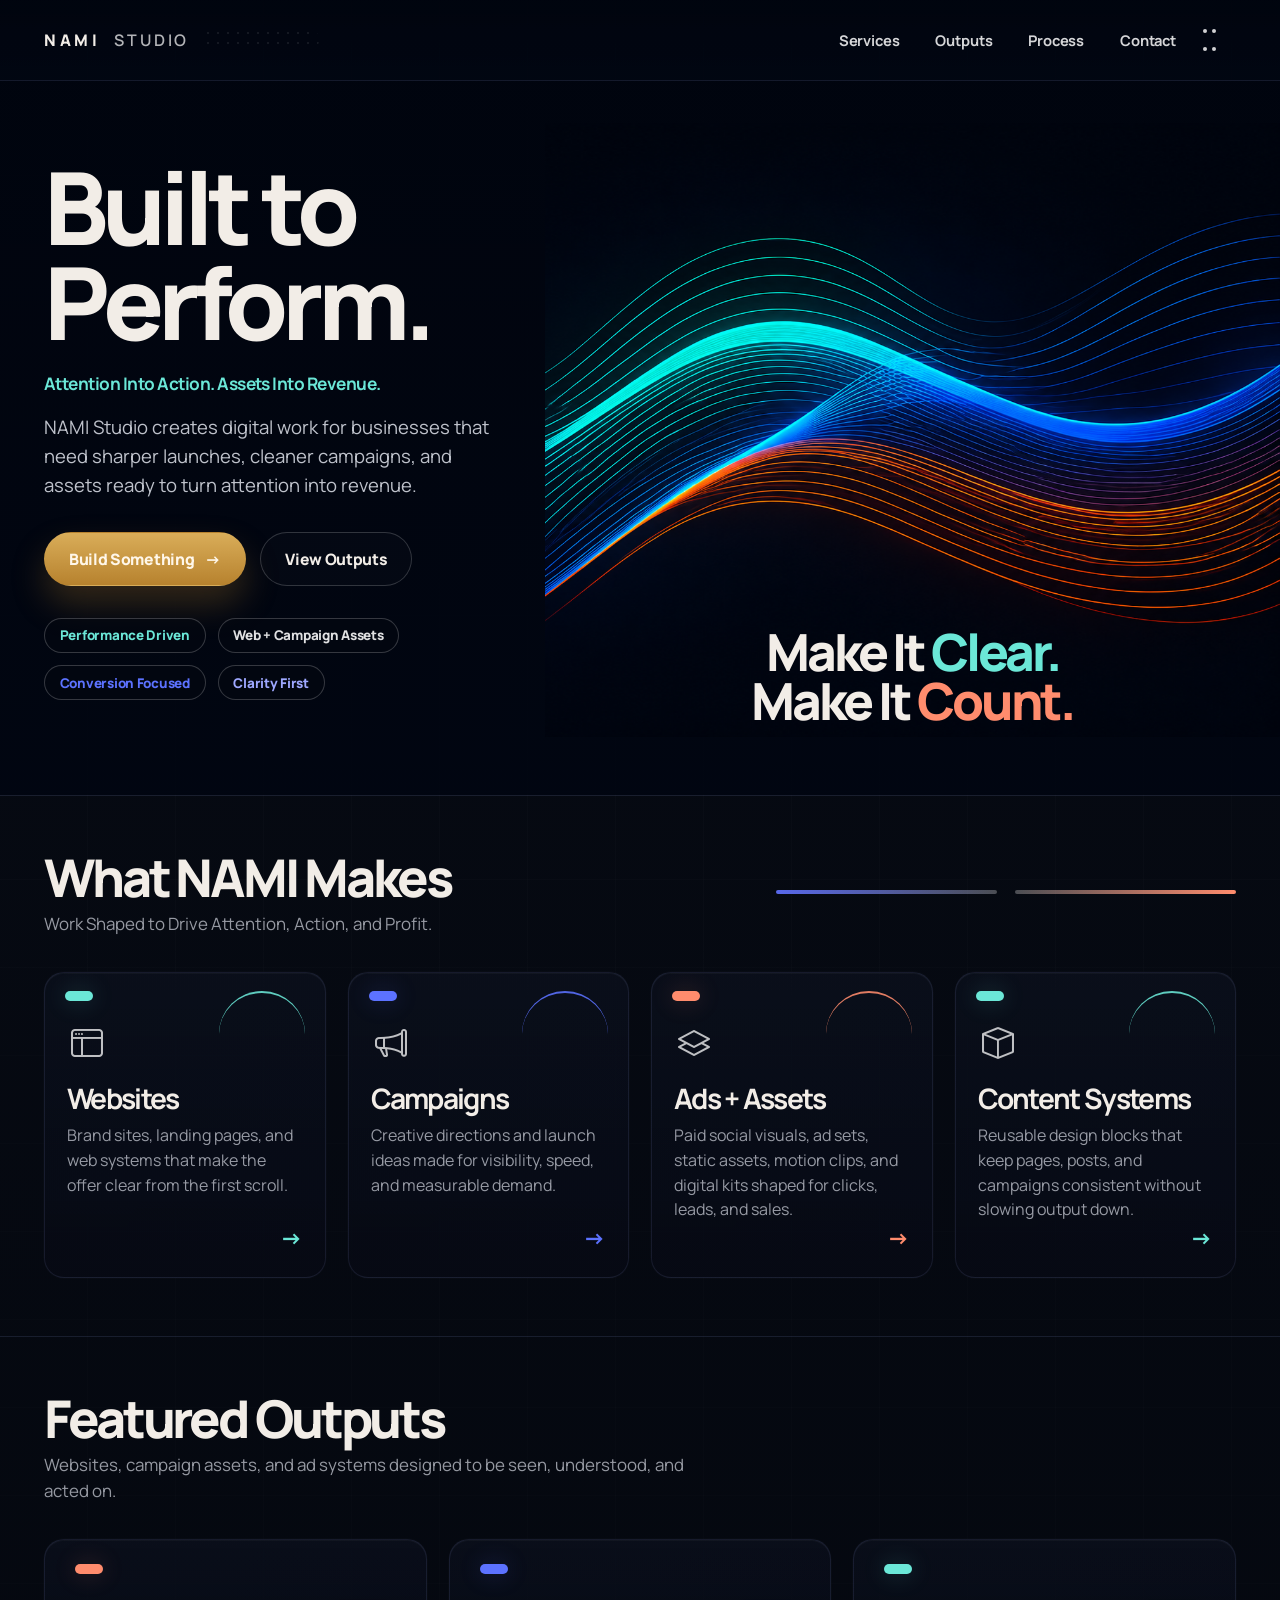
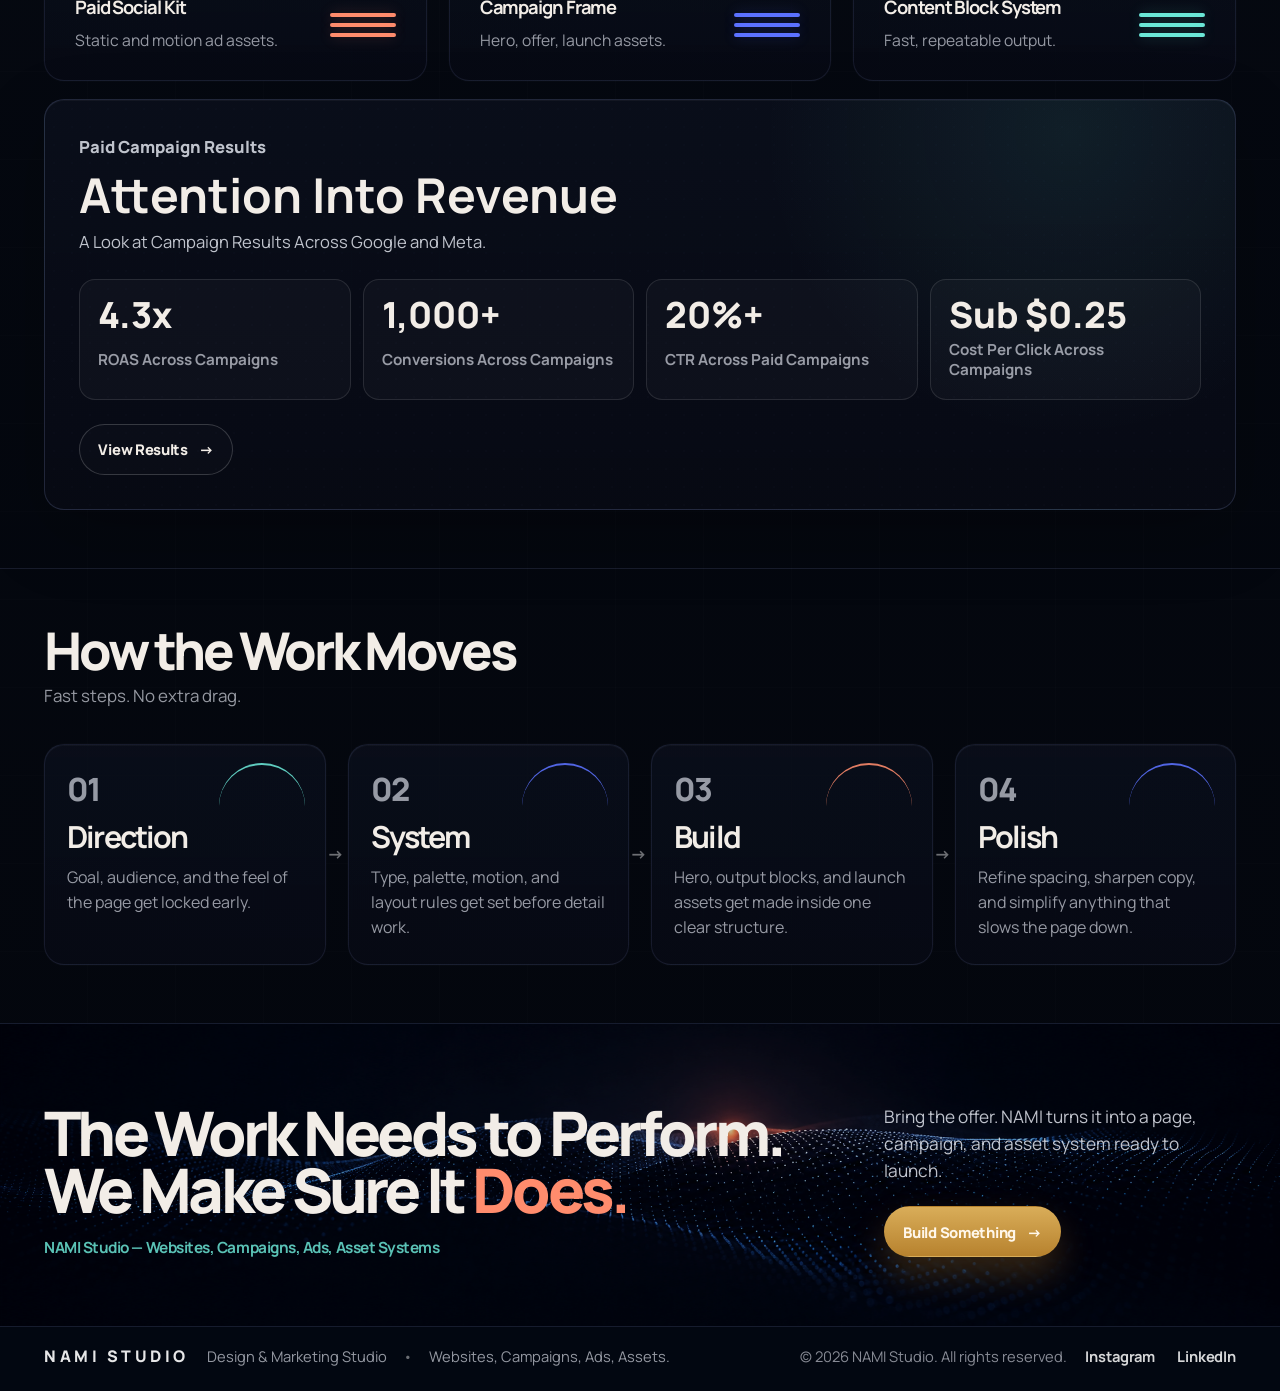
<file: index.html>
<!doctype html>
<html lang="en">
  <head>
    <meta charset="utf-8" />
    <meta name="viewport" content="width=device-width, initial-scale=1" />
    <title>NAMI Studio | Design, Marketing, Websites & Campaign Assets</title>
    <meta
      name="description"
      content="NAMI Studio creates websites, campaigns, ads, and digital asset systems that help modern businesses look sharper, launch faster, and turn attention into action."
    />
    <meta name="theme-color" content="#03060d" />
    <link rel="icon" type="image/svg+xml" href="assets/nami-favicon.svg?v=20260630" />
    <link rel="preconnect" href="https://fonts.googleapis.com" />
    <link rel="preconnect" href="https://fonts.gstatic.com" crossorigin />
    <link
      href="https://fonts.googleapis.com/css2?family=Manrope:wght@400;500;600;700;800&amp;display=swap"
      rel="stylesheet"
    />
    <link
      rel="stylesheet"
      href="https://cdn.jsdelivr.net/npm/bootstrap-icons@1.11.3/font/bootstrap-icons.min.css"
    />
    <link rel="stylesheet" href="styles.css?v=20260708-assessment-mobile" />
    <script src="script.js?v=20260629-assessment-wizard" defer></script>
  </head>
  <body>
    <div class="page-frame" id="top">
      <header class="site-header">
        <div class="header-bar">
          <a class="brand-lockup" href="#top" aria-label="NAMI Studio Home">
            <span class="brand-name">NAMI</span>
            <span class="brand-sub">STUDIO</span>
            <span class="brand-grid" aria-hidden="true"></span>
          </a>

          <nav class="site-nav" id="site-navigation" data-nav aria-label="Primary">
            <a href="#services">Services</a>
            <a href="#output">Outputs</a>
            <a href="#process">Process</a>
            <a href="assessment/">Contact</a>
          </nav>

          <a class="nav-grid" href="#services" aria-label="Jump to Services">
            <span></span>
            <span></span>
            <span></span>
            <span></span>
          </a>

          <button
            class="menu-toggle"
            type="button"
            aria-expanded="false"
            aria-controls="site-navigation"
            data-menu-toggle
          >
            <span class="menu-dots" aria-hidden="true">
              <span></span>
              <span></span>
              <span></span>
              <span></span>
            </span>
            <span class="sr-only">Toggle Navigation</span>
          </button>
        </div>
      </header>

      <main>
        <section class="hero section">
          <div class="hero-grid">
            <div class="hero-copy reveal">
              <h1 class="hero-title">Built to<br />Perform.</h1>
              <p class="hero-kicker">Attention Into Action. Assets Into Revenue.</p>
              <p class="hero-body">
                NAMI Studio creates digital work for businesses that need sharper launches,
                cleaner campaigns, and assets ready to turn attention into revenue.
              </p>

              <div class="hero-actions">
                <a class="button button-primary" href="assessment/">
                  <span>Build Something</span>
                  <span aria-hidden="true">&rarr;</span>
                </a>
                <a class="button button-secondary" href="#output">View Outputs</a>
              </div>

              <ul class="chip-row" role="list">
                <li><span class="chip chip-cyan">Performance Driven</span></li>
                <li><span class="chip chip-neutral">Web + Campaign Assets</span></li>
                <li><span class="chip chip-blue">Conversion Focused</span></li>
                <li><span class="chip chip-indigo">Clarity First</span></li>
              </ul>
            </div>

            <div class="hero-visual reveal">
              <div class="hero-wave hero-wave-exact" aria-hidden="true">
                <img src="assets/nami-header-wave-final.png" alt="" />
              </div>

              <p class="hero-mantra">
                Make It <span class="tone-cyan">Clear.</span><br />
                Make It <span class="tone-coral">Count.</span>
              </p>
            </div>
          </div>
        </section>

        <section class="section" id="services">
          <div class="section-head services-head reveal">
            <div>
              <h2 class="section-title">What NAMI Makes</h2>
              <p class="section-copy">
                Work Shaped to Drive Attention, Action, and Profit.
              </p>
            </div>

            <div class="section-rules" aria-hidden="true">
              <span class="rule-line rule-line-blue"></span>
              <span class="rule-line rule-line-coral"></span>
            </div>
          </div>

          <div class="service-grid">
            <article class="service-card reveal" style="--accent:#6be7d7; --accent-soft:rgba(107,231,215,0.24);">
              <span class="card-arc" aria-hidden="true"></span>
              <div class="service-icon" aria-hidden="true">
                <i class="bi bi-window-sidebar"></i>
              </div>
              <h3>Websites</h3>
              <p>
                Brand sites, landing pages, and web systems that make the offer clear from the
                first scroll.
              </p>
              <span class="card-arrow" aria-hidden="true">&rarr;</span>
            </article>

            <article class="service-card reveal" style="--accent:#5c72ff; --accent-soft:rgba(92,114,255,0.24);">
              <span class="card-arc" aria-hidden="true"></span>
              <div class="service-icon" aria-hidden="true">
                <i class="bi bi-megaphone"></i>
              </div>
              <h3>Campaigns</h3>
              <p>
                Creative directions and launch ideas made for visibility, speed, and measurable
                demand.
              </p>
              <span class="card-arrow" aria-hidden="true">&rarr;</span>
            </article>

            <article class="service-card reveal" style="--accent:#ff8c6d; --accent-soft:rgba(255,140,109,0.24);">
              <span class="card-arc" aria-hidden="true"></span>
              <div class="service-icon" aria-hidden="true">
                <i class="bi bi-layers"></i>
              </div>
              <h3>Ads + Assets</h3>
              <p>
                Paid social visuals, ad sets, static assets, motion clips, and digital kits shaped
                for clicks, leads, and sales.
              </p>
              <span class="card-arrow" aria-hidden="true">&rarr;</span>
            </article>

            <article class="service-card reveal" style="--accent:#6be7d7; --accent-soft:rgba(107,231,215,0.24);">
              <span class="card-arc" aria-hidden="true"></span>
              <div class="service-icon" aria-hidden="true">
                <i class="bi bi-box"></i>
              </div>
              <h3>Content Systems</h3>
              <p>
                Reusable design blocks that keep pages, posts, and campaigns consistent without
                slowing output down.
              </p>
              <span class="card-arrow" aria-hidden="true">&rarr;</span>
            </article>
          </div>
        </section>

        <section class="section" id="output">
          <div class="section-head reveal">
            <div>
              <h2 class="section-title">Featured Outputs</h2>
              <p class="section-copy">
                Websites, campaign assets, and ad systems designed to be seen, understood, and
                acted on.
              </p>
            </div>
          </div>

          <div class="output-grid">
            <article class="output-mini reveal" style="--accent:#ff8c6d; --accent-soft:rgba(255,140,109,0.24);">
              <div>
                <h3>Paid Social Kit</h3>
                <p>Static and motion ad assets.</p>
              </div>
              <div class="mini-lines" aria-hidden="true">
                <span></span>
                <span></span>
                <span></span>
              </div>
            </article>

            <article class="output-mini reveal" style="--accent:#5c72ff; --accent-soft:rgba(92,114,255,0.24);">
              <div>
                <h3>Campaign Frame</h3>
                <p>Hero, offer, launch assets.</p>
              </div>
              <div class="mini-lines" aria-hidden="true">
                <span></span>
                <span></span>
                <span></span>
              </div>
            </article>

            <article class="output-mini reveal" style="--accent:#6be7d7; --accent-soft:rgba(107,231,215,0.24);">
              <div>
                <h3>Content Block System</h3>
                <p>Fast, repeatable output.</p>
              </div>
              <div class="mini-lines" aria-hidden="true">
                <span></span>
                <span></span>
                <span></span>
              </div>
            </article>
          </div>

          <article class="results-summary reveal" id="paid-campaign-results">
            <div class="results-summary-head">
              <p class="results-label">Paid Campaign Results</p>
              <h3>Attention Into Revenue</h3>
              <p>
                A Look at Campaign Results Across Google and Meta.
              </p>
            </div>

            <div class="results-stat-grid" aria-label="Paid Campaign Results Metrics">
              <div class="results-stat">
                <span class="stat-value">4.3x</span>
                <span class="stat-label">ROAS Across Campaigns</span>
              </div>
              <div class="results-stat">
                <span class="stat-value">1,000+</span>
                <span class="stat-label">Conversions Across Campaigns</span>
              </div>
              <div class="results-stat">
                <span class="stat-value">20%+</span>
                <span class="stat-label">CTR Across Paid Campaigns</span>
              </div>
              <div class="results-stat">
                <span class="stat-value">Sub $0.25</span>
                <span class="stat-label">Cost Per Click Across Campaigns</span>
              </div>
            </div>

            <div class="results-summary-action">
              <a class="button button-secondary button-small" href="results/">
                <span>View Results</span>
                <span aria-hidden="true">&rarr;</span>
              </a>
            </div>
          </article>
        </section>

        <section class="section" id="process">
          <div class="section-head reveal">
            <div>
              <h2 class="section-title">How the Work Moves</h2>
              <p class="section-copy">Fast steps. No extra drag.</p>
            </div>
          </div>

          <div class="process-grid">
            <article class="process-card reveal" style="--accent:#6be7d7; --accent-soft:rgba(107,231,215,0.24);">
              <span class="card-arc" aria-hidden="true"></span>
              <p class="process-index">01</p>
              <h3>Direction</h3>
              <p>Goal, audience, and the feel of the page get locked early.</p>
            </article>

            <article class="process-card reveal" style="--accent:#5c72ff; --accent-soft:rgba(92,114,255,0.24);">
              <span class="card-arc" aria-hidden="true"></span>
              <p class="process-index">02</p>
              <h3>System</h3>
              <p>Type, palette, motion, and layout rules get set before detail work.</p>
            </article>

            <article class="process-card reveal" style="--accent:#ff8c6d; --accent-soft:rgba(255,140,109,0.24);">
              <span class="card-arc" aria-hidden="true"></span>
              <p class="process-index">03</p>
              <h3>Build</h3>
              <p>Hero, output blocks, and launch assets get made inside one clear structure.</p>
            </article>

            <article class="process-card reveal" style="--accent:#5c72ff; --accent-soft:rgba(92,114,255,0.24);">
              <span class="card-arc" aria-hidden="true"></span>
              <p class="process-index">04</p>
              <h3>Polish</h3>
              <p>Refine spacing, sharpen copy, and simplify anything that slows the page down.</p>
            </article>
          </div>
        </section>

        <section class="section closing" id="contact">
          <img class="closing-background" src="assets/nami-footer-background.png?v=20260519-footer-background" alt="" />

          <div class="closing-panel reveal">
            <div class="closing-copy">
              <h2>The Work Needs to Perform.<br />We Make Sure It <span class="tone-coral">Does.</span></h2>
              <p class="closing-meta">NAMI Studio &mdash; Websites, Campaigns, Ads, Asset Systems</p>
            </div>

            <div class="closing-action">
              <p class="closing-note">
                Bring the offer. NAMI turns it into a page, campaign, and asset system ready to
                launch.
              </p>
              <a class="button button-primary button-small closing-cta" href="assessment/">
                <span>Build Something</span>
                <span aria-hidden="true">&rarr;</span>
              </a>
            </div>
          </div>
        </section>
      </main>

      <footer class="site-footer">
        <div class="footer-shell">
          <div class="footer-group footer-group-left">
            <p class="footer-brand">NAMI STUDIO</p>
            <p class="footer-copy">
              <span>Design &amp; Marketing Studio</span>
              <span>Websites, Campaigns, Ads, Assets.</span>
            </p>
          </div>

          <div class="footer-group footer-group-right">
            <p class="footer-copy footer-copy-muted">&copy; 2026 NAMI Studio. All rights reserved.</p>
            <nav class="footer-links" aria-label="Social Links">
              <a href="https://www.instagram.com/" target="_blank" rel="noreferrer">Instagram</a>
              <a href="https://www.linkedin.com/in/devin-green-932243373" target="_blank" rel="noreferrer">LinkedIn</a>
            </nav>
          </div>
        </div>
      </footer>
    </div>
  </body>
</html>
</file>
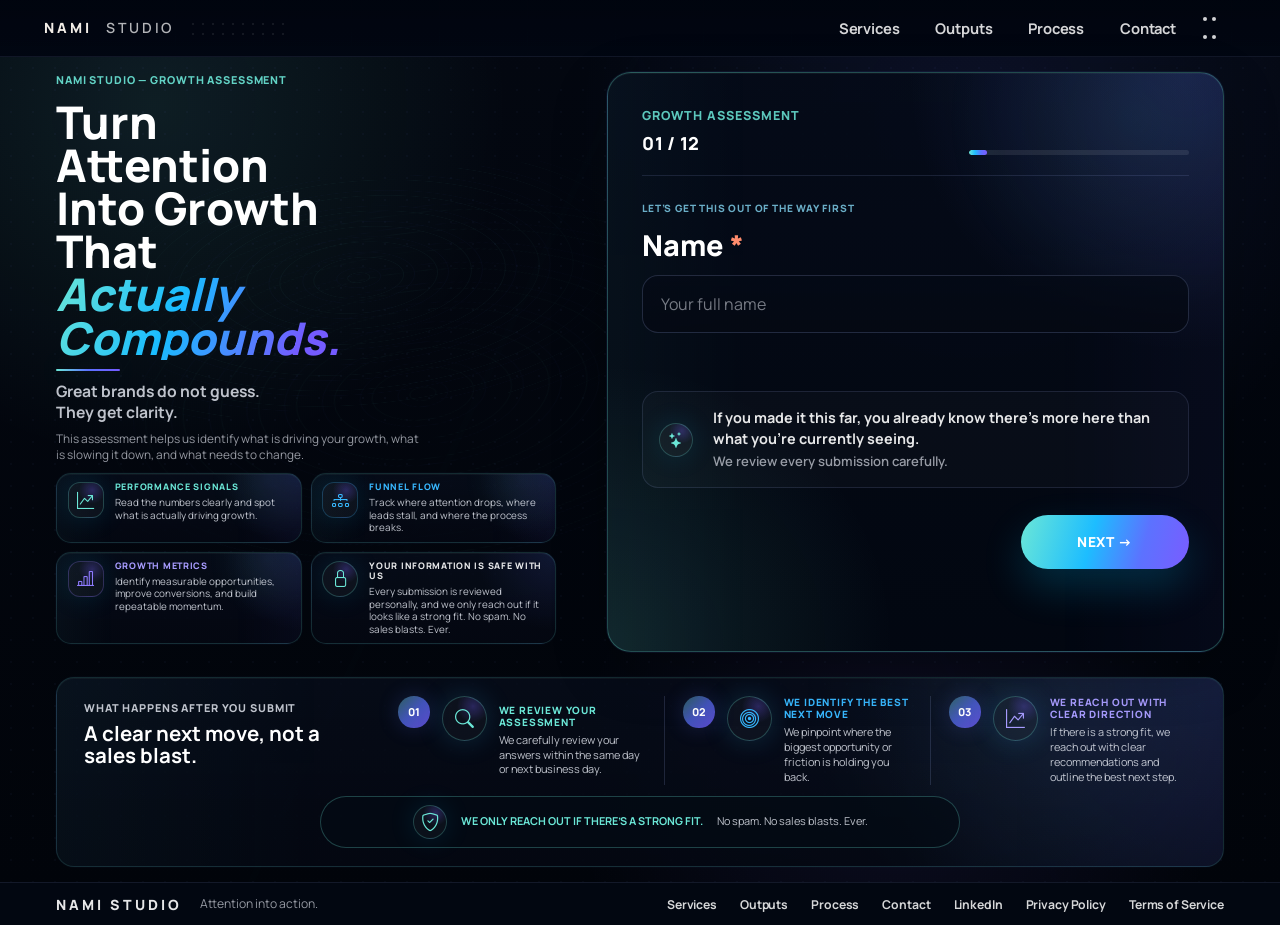
<file: assessment/index.html>
<!doctype html>
<html lang="en">
  <head>
    <meta charset="utf-8" />
    <meta name="viewport" content="width=device-width, initial-scale=1" />
    <title>NAMI Studio | Growth Assessment</title>
    <meta
      name="description"
      content="A focused NAMI Studio growth assessment for brands ready to turn attention, traffic, and demand into clearer performance."
    />
    <meta name="theme-color" content="#03060d" />
    <link rel="icon" type="image/svg+xml" href="../assets/nami-favicon.svg?v=20260630" />
    <link rel="preconnect" href="https://fonts.googleapis.com" />
    <link rel="preconnect" href="https://fonts.gstatic.com" crossorigin />
    <link
      href="https://fonts.googleapis.com/css2?family=Manrope:wght@400;500;600;700;800&amp;display=swap"
      rel="stylesheet"
    />
    <link
      rel="stylesheet"
      href="https://cdn.jsdelivr.net/npm/bootstrap-icons@1.11.3/font/bootstrap-icons.min.css"
    />
    <link rel="stylesheet" href="../styles.css?v=20260708-assessment-mobile" />
    <script src="../script.js?v=20260629-assessment-wizard" defer></script>
  </head>
  <body>
    <div class="page-frame assessment-page" id="top">
      <header class="site-header">
        <div class="header-bar">
          <a class="brand-lockup" href="../" aria-label="NAMI Studio Home">
            <span class="brand-name">NAMI</span>
            <span class="brand-sub">STUDIO</span>
            <span class="brand-grid" aria-hidden="true"></span>
          </a>

          <nav class="site-nav" id="site-navigation" data-nav aria-label="Primary">
            <a href="../#services">Services</a>
            <a href="../#output">Outputs</a>
            <a href="../#process">Process</a>
            <a href="#assessment-form">Contact</a>
          </nav>

          <a class="nav-grid" href="#assessment-form" aria-label="Jump to Growth Assessment">
            <span></span>
            <span></span>
            <span></span>
            <span></span>
          </a>

          <button
            class="menu-toggle"
            type="button"
            aria-expanded="false"
            aria-controls="site-navigation"
            data-menu-toggle
          >
            <span class="menu-dots" aria-hidden="true">
              <span></span>
              <span></span>
              <span></span>
              <span></span>
            </span>
            <span class="sr-only">Toggle Navigation</span>
          </button>
        </div>
      </header>

      <main class="assessment-main">
        <section class="assessment-stage section" aria-labelledby="assessment-page-title">
          <div class="assessment-shell">
            <aside class="assessment-context reveal" aria-label="Growth assessment context">
              <div class="assessment-context-intro">
                <p class="assessment-eyebrow">NAMI STUDIO &mdash; GROWTH ASSESSMENT</p>
                <h1 id="assessment-page-title">
                  <span class="assessment-title-desktop">
                    Turn<br />
                    Attention<br />
                    Into Growth<br />
                    That<br />
                    <span class="assessment-title-accent">Actually<br />Compounds.</span>
                  </span>
                  <span class="assessment-title-mobile">
                    Turn Attention Into Growth That
                    <span class="assessment-title-accent">Actually Compounds.</span>
                  </span>
                </h1>
                <span class="assessment-rule" aria-hidden="true"></span>
                <p class="assessment-context-lead">
                  Great brands do not guess.<br />
                  They get clarity.
                </p>
                <p class="assessment-context-copy">
                  This assessment helps us identify what is driving your growth, what is slowing
                  it down, and what needs to change.
                </p>
              </div>

              <div class="assessment-support-grid" aria-label="Growth support system">
                <article class="assessment-support-card">
                  <span class="assessment-support-icon" aria-hidden="true">
                    <i class="bi bi-graph-up-arrow"></i>
                  </span>
                  <div>
                    <h2>Performance Signals</h2>
                    <p>Read the numbers clearly and spot what is actually driving growth.</p>
                  </div>
                </article>

                <article class="assessment-support-card">
                  <span class="assessment-support-icon" aria-hidden="true">
                    <i class="bi bi-diagram-3"></i>
                  </span>
                  <div>
                    <h2>Funnel Flow</h2>
                    <p>
                      Track where attention drops, where leads stall, and where the process breaks.
                    </p>
                  </div>
                </article>

                <article class="assessment-support-card">
                  <span class="assessment-support-icon" aria-hidden="true">
                    <i class="bi bi-bar-chart-line"></i>
                  </span>
                  <div>
                    <h2>Growth Metrics</h2>
                    <p>
                      Identify measurable opportunities, improve conversions, and build repeatable
                      momentum.
                    </p>
                  </div>
                </article>

                <section class="assessment-trust-card" aria-labelledby="assessment-trust-title">
                  <span class="assessment-trust-icon" aria-hidden="true">
                    <i class="bi bi-lock"></i>
                  </span>
                  <div>
                    <h2 id="assessment-trust-title">Your Information Is Safe With Us</h2>
                    <p>
                      Every submission is reviewed personally, and we only reach out if it looks like
                      a strong fit. No spam. No sales blasts. Ever.
                    </p>
                  </div>
                </section>
              </div>
            </aside>

            <section class="assessment-panel reveal" aria-labelledby="assessment-form-title">
              <form
                class="growth-assessment-form"
                id="assessment-form"
                data-growth-assessment-form
                action="https://formspree.io/f/xgojbwad"
                method="POST"
                novalidate
              >
                <h2 class="sr-only" id="assessment-form-title">NAMI Studio Growth Assessment Form</h2>
                <input type="hidden" name="brand" value="NAMI Studio" />
                <input type="hidden" name="form_type" value="Growth Assessment" />
                <input type="hidden" name="source_page" value="Growth Assessment" />
                <input type="hidden" name="subject" value="[ NAMI ]" />
                <input type="hidden" name="submission_tag" value="[ NAMI ]" />
                <div class="assessment-honeypot" aria-hidden="true" inert>
                  <label for="assessment-company-url">Company URL</label>
                  <input
                    id="assessment-company-url"
                    type="text"
                    name="_gotcha"
                    tabindex="-1"
                    autocomplete="off"
                  />
                </div>

                <div class="growth-wizard" data-current-step="1">
                  <div class="growth-wizard-top" aria-label="Assessment progress">
                    <div>
                      <p class="assessment-section-label">Growth assessment</p>
                      <p class="assessment-progress-step">
                        <span data-progress-current>01</span> / <span data-progress-total>12</span>
                      </p>
                    </div>
                    <div class="assessment-progress-track" aria-hidden="true">
                      <span data-progress-bar></span>
                    </div>
                  </div>

                  <div class="assessment-step-list">
                    <section class="assessment-step is-active" data-step="1">
                      <p class="assessment-step-kicker">Let&rsquo;s get this out of the way first</p>
                      <div class="assessment-field">
                        <label class="assessment-question-label" for="assessment-name">
                          Name <span>*</span>
                        </label>
                        <input
                          id="assessment-name"
                          type="text"
                          name="name"
                          placeholder="Your full name"
                          autocomplete="name"
                          required
                        />
                      </div>
                      <p class="assessment-step-error" id="assessment-error-1" aria-live="polite"></p>
                    </section>

                    <section class="assessment-step" data-step="2" hidden>
                      <p class="assessment-step-kicker">Let&rsquo;s get this out of the way first</p>
                      <div class="assessment-field">
                        <label class="assessment-question-label" for="assessment-email">
                          Email <span>*</span>
                        </label>
                        <input
                          id="assessment-email"
                          type="email"
                          name="email"
                          placeholder="you@company.com"
                          autocomplete="email"
                          required
                        />
                      </div>
                      <p class="assessment-step-error" id="assessment-error-2" aria-live="polite"></p>
                    </section>

                    <section class="assessment-step" data-step="3" hidden>
                      <p class="assessment-step-kicker">Let&rsquo;s get this out of the way first</p>
                      <div class="assessment-field">
                        <label class="assessment-question-label" for="assessment-business-name">
                          Business Name <span>*</span>
                        </label>
                        <input
                          id="assessment-business-name"
                          type="text"
                          name="business_name"
                          placeholder="Your business name"
                          autocomplete="organization"
                          required
                        />
                      </div>
                      <p class="assessment-step-error" id="assessment-error-3" aria-live="polite"></p>
                    </section>

                    <section class="assessment-step" data-step="4" hidden>
                      <p class="assessment-step-kicker">Now let&rsquo;s get into it</p>
                      <div class="assessment-field">
                        <label class="assessment-question-label" for="assessment-business-description">
                          What does your business do? <span>*</span>
                        </label>
                        <p class="assessment-helper" id="assessment-business-description-help">
                          Keep it simple &mdash; what do you sell and who do you sell to?
                        </p>
                        <textarea
                          id="assessment-business-description"
                          name="business_description"
                          placeholder="Type your answer here..."
                          aria-describedby="assessment-business-description-help"
                          required
                        ></textarea>
                      </div>
                      <p class="assessment-step-error" id="assessment-error-4" aria-live="polite"></p>
                    </section>

                    <fieldset class="assessment-step assessment-step-fieldset" data-step="5" hidden>
                      <legend class="assessment-question-label">
                        How would you describe your current growth? <span>*</span>
                      </legend>
                      <p class="assessment-step-kicker">Read the current signal</p>
                      <div class="assessment-choice-grid growth-choice-grid-large">
                        <label class="assessment-choice-card">
                          <input
                            type="radio"
                            name="current_growth"
                            value="Just getting started"
                            required
                          />
                          <span>Just getting started</span>
                        </label>
                        <label class="assessment-choice-card">
                          <input
                            type="radio"
                            name="current_growth"
                            value="Growing, but inconsistent"
                            required
                          />
                          <span>Growing, but inconsistent</span>
                        </label>
                        <label class="assessment-choice-card">
                          <input
                            type="radio"
                            name="current_growth"
                            value="Steady, but slower than expected"
                            required
                          />
                          <span>Steady, but slower than expected</span>
                        </label>
                        <label class="assessment-choice-card">
                          <input
                            type="radio"
                            name="current_growth"
                            value="Strong growth, but I know it could be better"
                            required
                          />
                          <span>Strong growth, but I know it could be better</span>
                        </label>
                      </div>
                      <p class="assessment-step-error" id="assessment-error-5" aria-live="polite"></p>
                    </fieldset>

                    <section class="assessment-step" data-step="6" hidden>
                      <p class="assessment-step-kicker">Find the friction</p>
                      <div class="assessment-field">
                        <label class="assessment-question-label" for="assessment-growth-stuck">
                          Where does your growth feel stuck or inconsistent right now? <span>*</span>
                        </label>
                        <p class="assessment-helper" id="assessment-growth-stuck-help">
                          Traffic, leads, conversions, messaging &mdash; whatever comes to mind.
                        </p>
                        <textarea
                          id="assessment-growth-stuck"
                          name="growth_stuck_area"
                          placeholder="Type your answer here..."
                          aria-describedby="assessment-growth-stuck-help"
                          required
                        ></textarea>
                      </div>
                      <p class="assessment-step-error" id="assessment-error-6" aria-live="polite"></p>
                    </section>

                    <fieldset class="assessment-step assessment-step-fieldset" data-step="7" hidden>
                      <legend class="assessment-question-label">
                        Which of these feels most true right now? <span>*</span>
                      </legend>
                      <p class="assessment-step-kicker">Choose the closest pattern</p>
                      <div class="assessment-choice-list">
                        <label class="assessment-choice-card compact">
                          <input
                            type="radio"
                            name="current_growth_truth"
                            value="We&rsquo;re getting attention, but it&rsquo;s not converting"
                            required
                          />
                          <span>We&rsquo;re getting attention, but it&rsquo;s not converting</span>
                        </label>
                        <label class="assessment-choice-card compact">
                          <input
                            type="radio"
                            name="current_growth_truth"
                            value="We rely too much on random spikes instead of consistency"
                            required
                          />
                          <span>We rely too much on random spikes instead of consistency</span>
                        </label>
                        <label class="assessment-choice-card compact">
                          <input
                            type="radio"
                            name="current_growth_truth"
                            value="We&rsquo;ve tried different things, but nothing really sticks"
                            required
                          />
                          <span>We&rsquo;ve tried different things, but nothing really sticks</span>
                        </label>
                        <label class="assessment-choice-card compact">
                          <input
                            type="radio"
                            name="current_growth_truth"
                            value="We know there&rsquo;s demand, but we&rsquo;re not capturing it properly"
                            required
                          />
                          <span>
                            We know there&rsquo;s demand, but we&rsquo;re not capturing it properly
                          </span>
                        </label>
                        <label class="assessment-choice-card compact">
                          <input
                            type="radio"
                            name="current_growth_truth"
                            value="I&rsquo;m not fully sure what&rsquo;s missing, but something is off"
                            required
                          />
                          <span>I&rsquo;m not fully sure what&rsquo;s missing, but something is off</span>
                        </label>
                      </div>
                      <p class="assessment-step-error" id="assessment-error-7" aria-live="polite"></p>
                    </fieldset>

                    <section class="assessment-step" data-step="8" hidden>
                      <p class="assessment-step-kicker">Project the current path</p>
                      <div class="assessment-field">
                        <label class="assessment-question-label" for="assessment-current-trajectory">
                          If nothing changes, where does your business end up over the next 6&ndash;12
                          months? <span>*</span>
                        </label>
                        <p class="assessment-helper" id="assessment-current-trajectory-help">
                          Think about your current trajectory.
                        </p>
                        <textarea
                          id="assessment-current-trajectory"
                          name="current_trajectory"
                          placeholder="Type your answer here..."
                          aria-describedby="assessment-current-trajectory-help"
                          required
                        ></textarea>
                      </div>
                      <p class="assessment-step-error" id="assessment-error-8" aria-live="polite"></p>
                    </section>

                    <section class="assessment-step" data-step="9" hidden>
                      <p class="assessment-step-kicker">Define the target</p>
                      <div class="assessment-field">
                        <label class="assessment-question-label" for="assessment-growth-target">
                          What should your growth actually look like at this stage? <span>*</span>
                        </label>
                        <p class="assessment-helper" id="assessment-growth-target-help">
                          More consistency, better conversions, predictable pipeline &mdash; define it
                          in your own words.
                        </p>
                        <textarea
                          id="assessment-growth-target"
                          name="growth_target"
                          placeholder="Type your answer here..."
                          aria-describedby="assessment-growth-target-help"
                          required
                        ></textarea>
                      </div>
                      <p class="assessment-step-error" id="assessment-error-9" aria-live="polite"></p>
                    </section>

                    <section class="assessment-step" data-step="10" hidden>
                      <p class="assessment-step-kicker">Name the trigger</p>
                      <div class="assessment-field">
                        <label class="assessment-question-label" for="assessment-trigger">
                          What made you start looking into this now? <span>*</span>
                        </label>
                        <p class="assessment-helper" id="assessment-trigger-help">
                          What triggered this moment for you?
                        </p>
                        <textarea
                          id="assessment-trigger"
                          name="decision_trigger"
                          placeholder="Type your answer here..."
                          aria-describedby="assessment-trigger-help"
                          required
                        ></textarea>
                      </div>
                      <p class="assessment-step-error" id="assessment-error-10" aria-live="polite"></p>
                    </section>

                    <fieldset class="assessment-step assessment-step-fieldset" data-step="11" hidden>
                      <legend class="assessment-question-label">
                        What level of investment are you prepared to make to fix this properly?
                        <span>*</span>
                      </legend>
                      <p class="assessment-step-kicker">Set the investment signal</p>
                      <div class="assessment-choice-list">
                        <label class="assessment-choice-card compact">
                          <input type="radio" name="investment_level" value="Under $2,000" required />
                          <span>Under $2,000</span>
                        </label>
                        <label class="assessment-choice-card compact">
                          <input type="radio" name="investment_level" value="$2,000 - $5,000" required />
                          <span>$2,000 &ndash; $5,000</span>
                        </label>
                        <label class="assessment-choice-card compact">
                          <input type="radio" name="investment_level" value="$5,000 - $10,000" required />
                          <span>$5,000 &ndash; $10,000</span>
                        </label>
                        <label class="assessment-choice-card compact">
                          <input type="radio" name="investment_level" value="$10,000+" required />
                          <span>$10,000+</span>
                        </label>
                      </div>
                      <p class="assessment-step-error" id="assessment-error-11" aria-live="polite"></p>
                    </fieldset>

                    <fieldset class="assessment-step assessment-step-fieldset" data-step="12" hidden>
                      <legend class="assessment-question-label">
                        If everything aligns, are you ready to move forward? <span>*</span>
                      </legend>
                      <p class="assessment-step-kicker">Confirm the move</p>
                      <div class="assessment-choice-list">
                        <label class="assessment-choice-card compact">
                          <input
                            type="radio"
                            name="readiness"
                            value="Yes - I&rsquo;m ready to fix this now"
                            required
                          />
                          <span>Yes &mdash; I&rsquo;m ready to fix this now</span>
                        </label>
                        <label class="assessment-choice-card compact">
                          <input
                            type="radio"
                            name="readiness"
                            value="I&rsquo;m seriously considering it, but have a few questions"
                            required
                          />
                          <span>I&rsquo;m seriously considering it, but have a few questions</span>
                        </label>
                        <label class="assessment-choice-card compact">
                          <input type="radio" name="readiness" value="Not yet - just exploring" required />
                          <span>Not yet &mdash; just exploring</span>
                        </label>
                      </div>
                      <p class="assessment-step-error" id="assessment-error-12" aria-live="polite"></p>
                    </fieldset>
                  </div>

                  <div class="assessment-conversion-note">
                    <span class="assessment-submit-mark" aria-hidden="true">
                      <i class="bi bi-stars"></i>
                    </span>
                    <p>
                      If you made it this far, you already know there&rsquo;s more here than what
                      you&rsquo;re currently seeing.
                      <small>We review every submission carefully.</small>
                    </p>
                  </div>

                  <div class="assessment-wizard-actions">
                    <button class="assessment-back" type="button" data-wizard-back hidden>
                      Back
                    </button>
                    <div class="assessment-wizard-forward">
                      <button class="assessment-next-button" type="button" data-wizard-next>
                        NEXT &rarr;
                      </button>
                      <button
                        class="assessment-submit"
                        type="submit"
                        data-default-text="LET&rsquo;S DO THIS &rarr;"
                        data-loading-text="Sending..."
                        hidden
                      >
                        LET&rsquo;S DO THIS &rarr;
                      </button>
                      <small data-submit-microcopy hidden>
                        We only reach out if there&rsquo;s a strong fit.
                      </small>
                    </div>
                  </div>

                  <p
                    class="assessment-form-message"
                    id="assessment-form-message"
                    data-assessment-message
                    role="status"
                    aria-live="polite"
                  ></p>
                </div>
              </form>
            </section>

            <section class="assessment-mobile-trust reveal" aria-label="NAMI Studio trust standards">
              <div class="assessment-mobile-secure-strip">
                <span aria-hidden="true"><i class="bi bi-shield-check"></i></span>
                <p>
                  <strong>We only reach out if there&rsquo;s a strong fit.</strong>
                  <small>No spam. No sales blasts. Ever.</small>
                </p>
              </div>

              <div class="assessment-mobile-badges" aria-label="Assessment trust badges">
                <article>
                  <i class="bi bi-shield-check" aria-hidden="true"></i>
                  <h2>Secure by Design</h2>
                  <p>Your data stays protected.</p>
                </article>
                <article>
                  <i class="bi bi-file-earmark-lock" aria-hidden="true"></i>
                  <h2>Data You Control</h2>
                  <p>We only use what you share.</p>
                </article>
                <article>
                  <i class="bi bi-graph-up-arrow" aria-hidden="true"></i>
                  <h2>Built to Scale</h2>
                  <p>Solutions that grow with you.</p>
                </article>
              </div>
            </section>

            <section class="assessment-next-card reveal" aria-labelledby="assessment-next-title">
              <div class="assessment-next-head">
                <p class="assessment-card-kicker">What Happens After You Submit</p>
                <h2 id="assessment-next-title">A clear next move, not a sales blast.</h2>
              </div>

              <ol class="assessment-next-list">
                <li>
                  <span class="assessment-next-number">01</span>
                  <span class="assessment-next-icon" aria-hidden="true">
                    <i class="bi bi-search"></i>
                  </span>
                  <div>
                    <h3>We Review Your Assessment</h3>
                    <p>
                      We carefully review your answers within the same day or next business day.
                    </p>
                  </div>
                </li>
                <li>
                  <span class="assessment-next-number">02</span>
                  <span class="assessment-next-icon" aria-hidden="true">
                    <i class="bi bi-bullseye"></i>
                  </span>
                  <div>
                    <h3>We Identify the Best Next Move</h3>
                    <p>
                      We pinpoint where the biggest opportunity or friction is holding you back.
                    </p>
                  </div>
                </li>
                <li>
                  <span class="assessment-next-number">03</span>
                  <span class="assessment-next-icon" aria-hidden="true">
                    <i class="bi bi-graph-up-arrow"></i>
                  </span>
                  <div>
                    <h3>We Reach Out With Clear Direction</h3>
                    <p>
                      If there is a strong fit, we reach out with clear recommendations and outline
                      the best next step.
                    </p>
                  </div>
                </li>
              </ol>

              <div class="assessment-fit-note">
                <span aria-hidden="true"><i class="bi bi-shield-check"></i></span>
                <p>
                  <strong>We only reach out if there&rsquo;s a strong fit.</strong>
                  <small>No spam. No sales blasts. Ever.</small>
                </p>
              </div>
            </section>

            <section class="assessment-why-card reveal" aria-labelledby="assessment-why-title">
              <p class="assessment-card-kicker">Why This Matters</p>
              <h2 id="assessment-why-title">Clarity creates momentum.</h2>
              <p class="assessment-why-copy">
                Know what&rsquo;s working, fix what&rsquo;s not, and focus on the moves that bring
                real, compounding growth.
              </p>

              <div class="assessment-why-grid">
                <article>
                  <i class="bi bi-graph-up-arrow" aria-hidden="true"></i>
                  <div>
                    <h3>See What&rsquo;s Working</h3>
                    <p>Spot your strongest channels and content.</p>
                  </div>
                </article>
                <article>
                  <i class="bi bi-crosshair" aria-hidden="true"></i>
                  <div>
                    <h3>Fix What&rsquo;s Holding You Back</h3>
                    <p>Remove friction that&rsquo;s costing growth.</p>
                  </div>
                </article>
                <article>
                  <i class="bi bi-lightbulb" aria-hidden="true"></i>
                  <div>
                    <h3>Find New Opportunities</h3>
                    <p>Uncover high-impact areas you&rsquo;re missing.</p>
                  </div>
                </article>
                <article>
                  <i class="bi bi-bar-chart-line" aria-hidden="true"></i>
                  <div>
                    <h3>Make Confident Decisions</h3>
                    <p>Use clear data to make smarter moves.</p>
                  </div>
                </article>
              </div>

              <div class="assessment-mobile-final-note">
                <span class="assessment-submit-mark" aria-hidden="true">
                  <i class="bi bi-stars"></i>
                </span>
                <p>
                  If you made it this far, you already know there&rsquo;s more here than what
                  you&rsquo;re currently seeing.
                  <small>We review every submission carefully.</small>
                </p>
              </div>
            </section>
          </div>
        </section>
      </main>

      <footer class="site-footer assessment-footer">
        <div class="footer-shell assessment-footer-shell">
          <div class="footer-group footer-group-left">
            <p class="footer-brand">NAMI STUDIO</p>
            <p class="footer-copy">
              <span>Attention into action.</span>
            </p>
          </div>

          <div class="footer-group footer-group-right">
            <nav class="footer-links assessment-footer-links" aria-label="Footer Links">
              <a href="../#services">Services</a>
              <a href="../#output">Outputs</a>
              <a href="../#process">Process</a>
              <a href="#assessment-form">Contact</a>
              <a
                href="https://www.linkedin.com/in/devin-green-932243373"
                target="_blank"
                rel="noreferrer"
              >
                LinkedIn
              </a>
              <a href="#">Privacy Policy</a>
              <a href="#">Terms of Service</a>
            </nav>
          </div>
        </div>
      </footer>
    </div>
  </body>
</html>
</file>
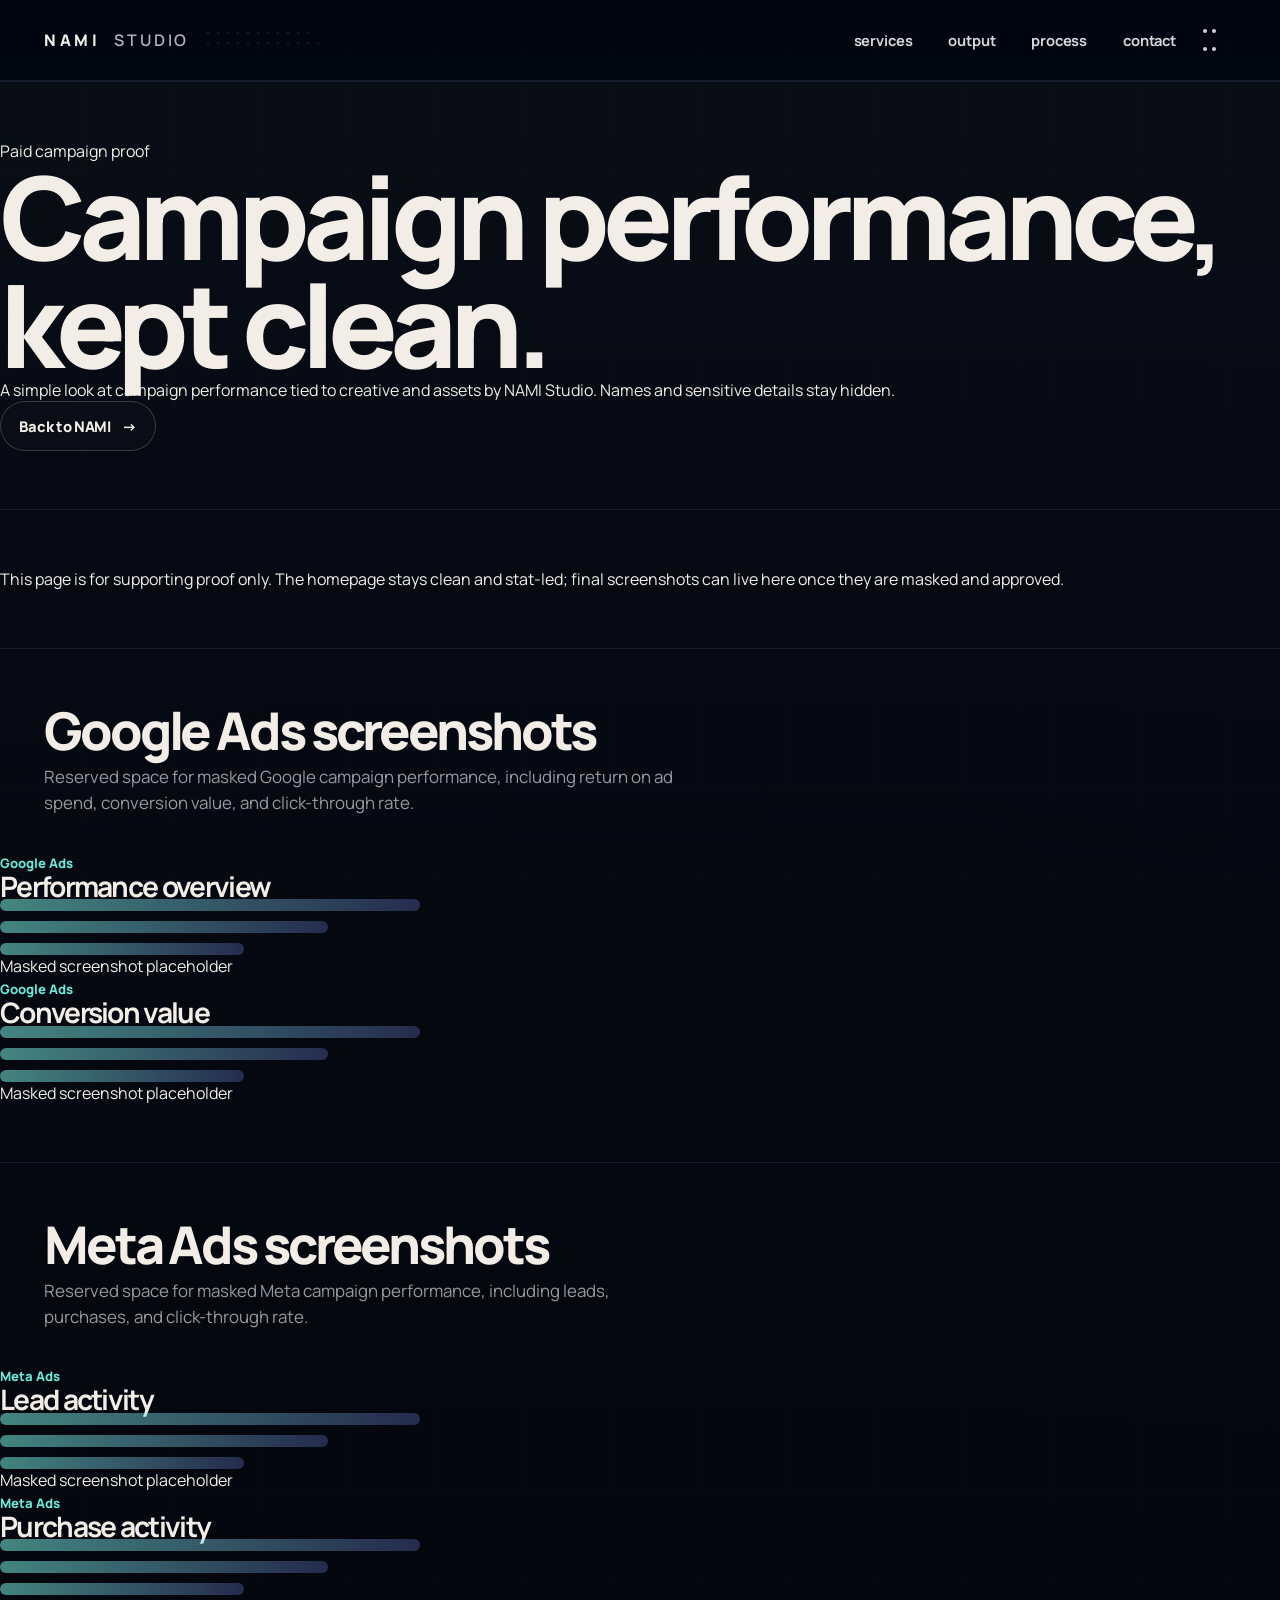
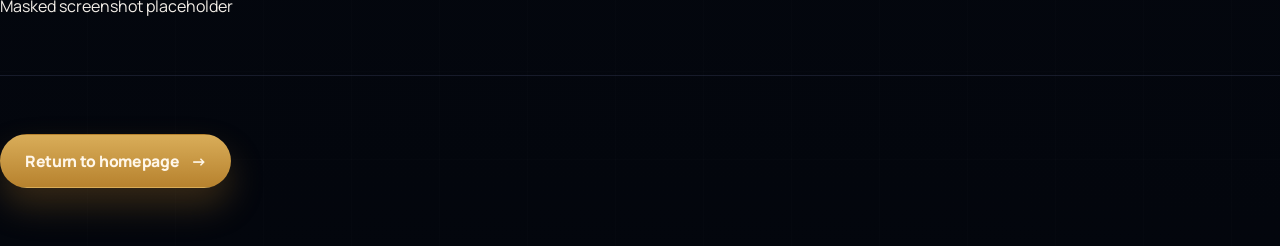
<file: proof/index.html>
<!doctype html>
<html lang="en">
  <head>
    <meta charset="utf-8" />
    <meta name="viewport" content="width=device-width, initial-scale=1" />
    <title>Paid Campaign Proof | NAMI Studio</title>
    <meta
      name="description"
      content="Paid campaign proof for NAMI Studio work across Google Ads and Meta Ads, with sensitive details hidden."
    />
    <meta name="theme-color" content="#03060d" />
    <link rel="preconnect" href="https://fonts.googleapis.com" />
    <link rel="preconnect" href="https://fonts.gstatic.com" crossorigin />
    <link
      href="https://fonts.googleapis.com/css2?family=Manrope:wght@400;500;600;700;800&amp;display=swap"
      rel="stylesheet"
    />
    <link
      rel="stylesheet"
      href="https://cdn.jsdelivr.net/npm/bootstrap-icons@1.11.3/font/bootstrap-icons.min.css"
    />
    <link rel="stylesheet" href="../styles.css" />
    <script src="../script.js" defer></script>
  </head>
  <body>
    <div class="page-frame proof-page" id="top">
      <header class="site-header">
        <div class="header-bar">
          <a class="brand-lockup" href="../" aria-label="NAMI Studio home">
            <span class="brand-name">NAMI</span>
            <span class="brand-sub">STUDIO</span>
            <span class="brand-grid" aria-hidden="true"></span>
          </a>

          <nav class="site-nav" id="site-navigation" data-nav aria-label="Primary">
            <a href="../#services">services</a>
            <a href="../#output">output</a>
            <a href="../#process">process</a>
            <a href="../#contact">contact</a>
          </nav>

          <a class="nav-grid" href="../#services" aria-label="Jump to services">
            <span></span>
            <span></span>
            <span></span>
            <span></span>
          </a>

          <button
            class="menu-toggle"
            type="button"
            aria-expanded="false"
            aria-controls="site-navigation"
            data-menu-toggle
          >
            <span class="menu-dots" aria-hidden="true">
              <span></span>
              <span></span>
              <span></span>
              <span></span>
            </span>
            <span class="sr-only">Toggle navigation</span>
          </button>
        </div>
      </header>

      <main>
        <section class="proof-hero section">
          <div class="proof-shell reveal">
            <p class="proof-label">Paid campaign proof</p>
            <h1>Campaign performance, kept clean.</h1>
            <p>
              A simple look at campaign performance tied to creative and assets by NAMI Studio.
              Names and sensitive details stay hidden.
            </p>

            <a class="button button-secondary button-small" href="../">
              <span>Back to NAMI</span>
              <span aria-hidden="true">&rarr;</span>
            </a>
          </div>
        </section>

        <section class="section proof-note-section">
          <div class="proof-note-card reveal">
            <p>
              This page is for supporting proof only. The homepage stays clean and stat-led; final
              screenshots can live here once they are masked and approved.
            </p>
          </div>
        </section>

        <section class="section proof-gallery-section" aria-labelledby="google-proof-title">
          <div class="section-head reveal">
            <div>
              <h2 class="section-title" id="google-proof-title">Google Ads screenshots</h2>
              <p class="section-copy">
                Reserved space for masked Google campaign performance, including return on ad
                spend, conversion value, and click-through rate.
              </p>
            </div>
          </div>

          <div class="proof-frame-grid">
            <article class="proof-frame reveal">
              <!-- TODO: Insert masked Google Ads screenshot. Hide account names, client names, emails, campaign IDs, billing details, and any private identifiers. -->
              <div class="proof-placeholder" aria-label="Google Ads screenshot placeholder">
                <span class="placeholder-kicker">Google Ads</span>
                <h3>Performance overview</h3>
                <div class="placeholder-bars" aria-hidden="true">
                  <span></span>
                  <span></span>
                  <span></span>
                </div>
                <p>Masked screenshot placeholder</p>
              </div>
            </article>

            <article class="proof-frame reveal">
              <!-- TODO: Insert masked Google Ads screenshot. Hide account names, client names, emails, campaign IDs, billing details, and any private identifiers. -->
              <div class="proof-placeholder" aria-label="Google Ads conversion screenshot placeholder">
                <span class="placeholder-kicker">Google Ads</span>
                <h3>Conversion value</h3>
                <div class="placeholder-bars" aria-hidden="true">
                  <span></span>
                  <span></span>
                  <span></span>
                </div>
                <p>Masked screenshot placeholder</p>
              </div>
            </article>
          </div>
        </section>

        <section class="section proof-gallery-section" aria-labelledby="meta-proof-title">
          <div class="section-head reveal">
            <div>
              <h2 class="section-title" id="meta-proof-title">Meta Ads screenshots</h2>
              <p class="section-copy">
                Reserved space for masked Meta campaign performance, including leads, purchases,
                and click-through rate.
              </p>
            </div>
          </div>

          <div class="proof-frame-grid">
            <article class="proof-frame reveal">
              <!-- TODO: Insert masked Meta Ads screenshot. Hide account names, page names, client names, emails, campaign IDs, billing details, and any private identifiers. -->
              <div class="proof-placeholder" aria-label="Meta Ads screenshot placeholder">
                <span class="placeholder-kicker">Meta Ads</span>
                <h3>Lead activity</h3>
                <div class="placeholder-bars" aria-hidden="true">
                  <span></span>
                  <span></span>
                  <span></span>
                </div>
                <p>Masked screenshot placeholder</p>
              </div>
            </article>

            <article class="proof-frame reveal">
              <!-- TODO: Insert masked Meta Ads screenshot. Hide account names, page names, client names, emails, campaign IDs, billing details, and any private identifiers. -->
              <div class="proof-placeholder" aria-label="Meta Ads purchase screenshot placeholder">
                <span class="placeholder-kicker">Meta Ads</span>
                <h3>Purchase activity</h3>
                <div class="placeholder-bars" aria-hidden="true">
                  <span></span>
                  <span></span>
                  <span></span>
                </div>
                <p>Masked screenshot placeholder</p>
              </div>
            </article>
          </div>
        </section>

        <section class="section proof-return-section">
          <div class="proof-return reveal">
            <a class="button button-primary" href="../">
              <span>Return to homepage</span>
              <span aria-hidden="true">&rarr;</span>
            </a>
          </div>
        </section>
      </main>
    </div>
  </body>
</html>
</file>
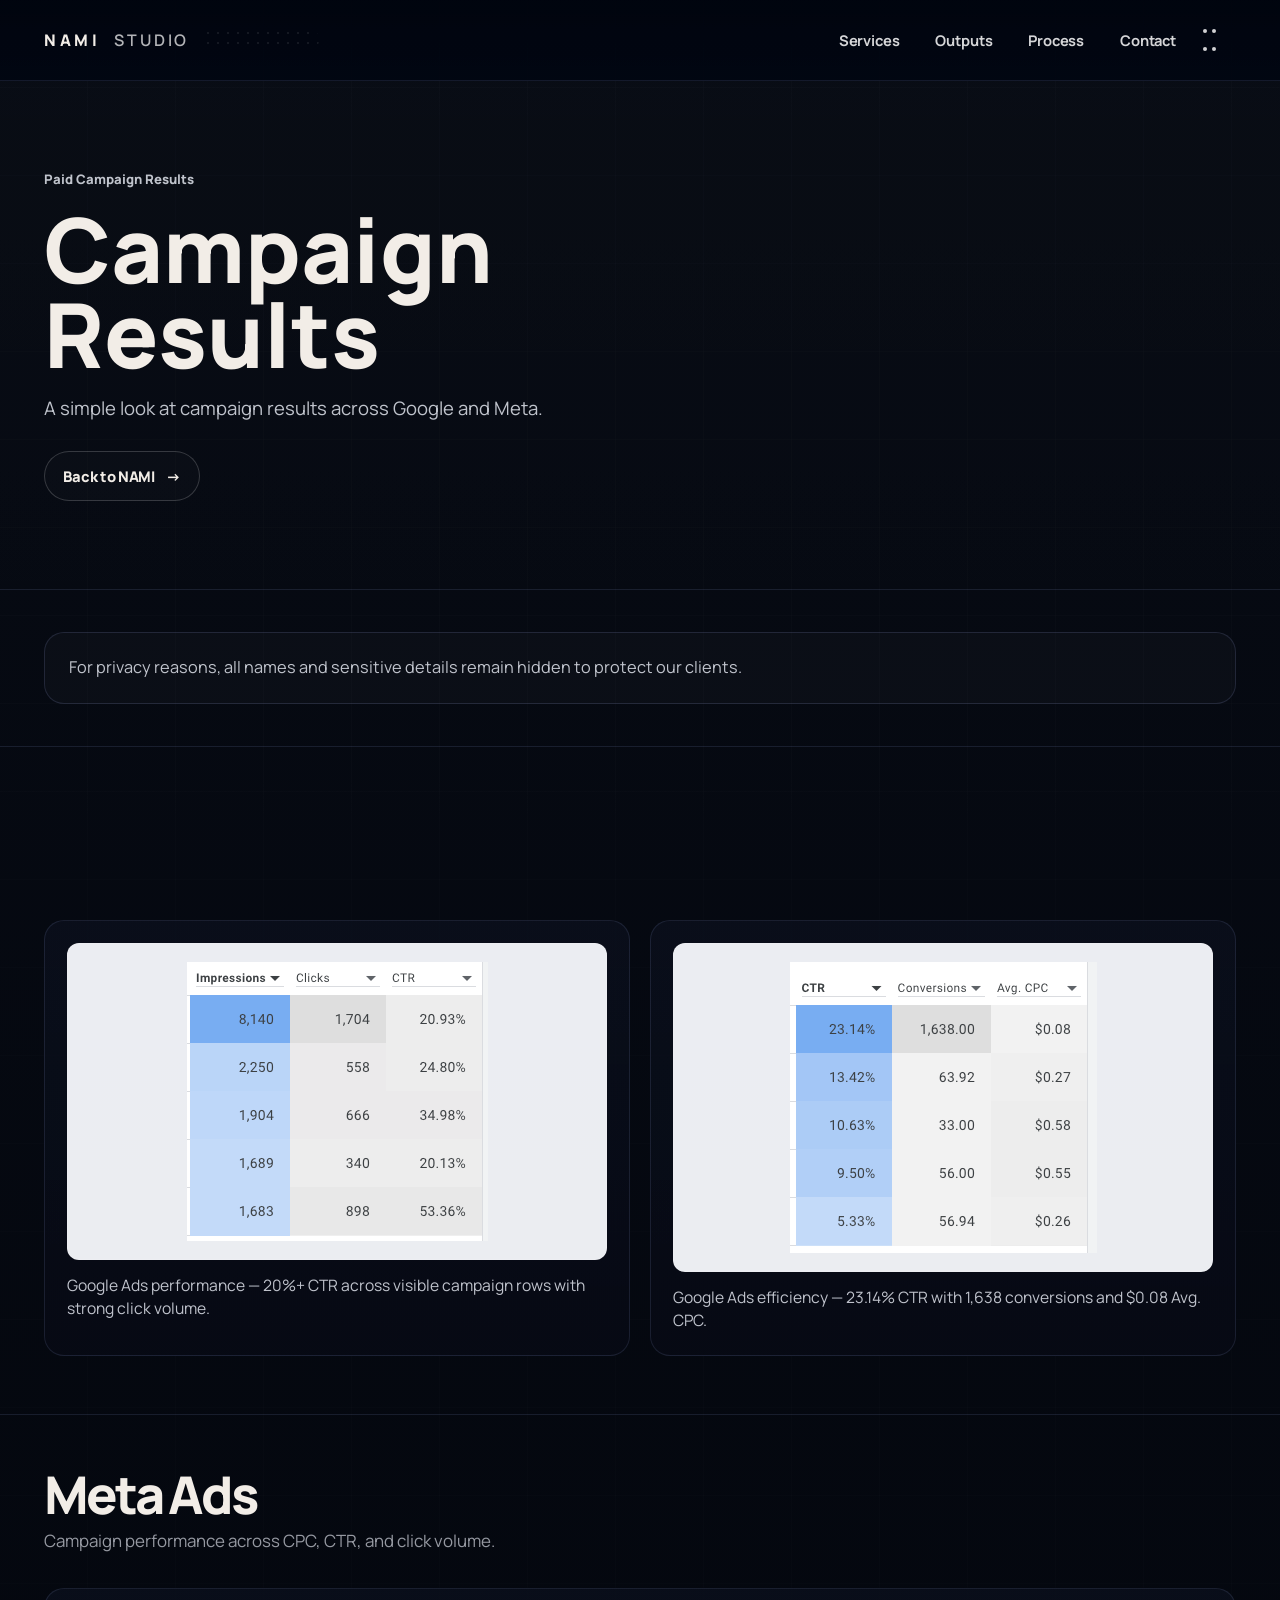
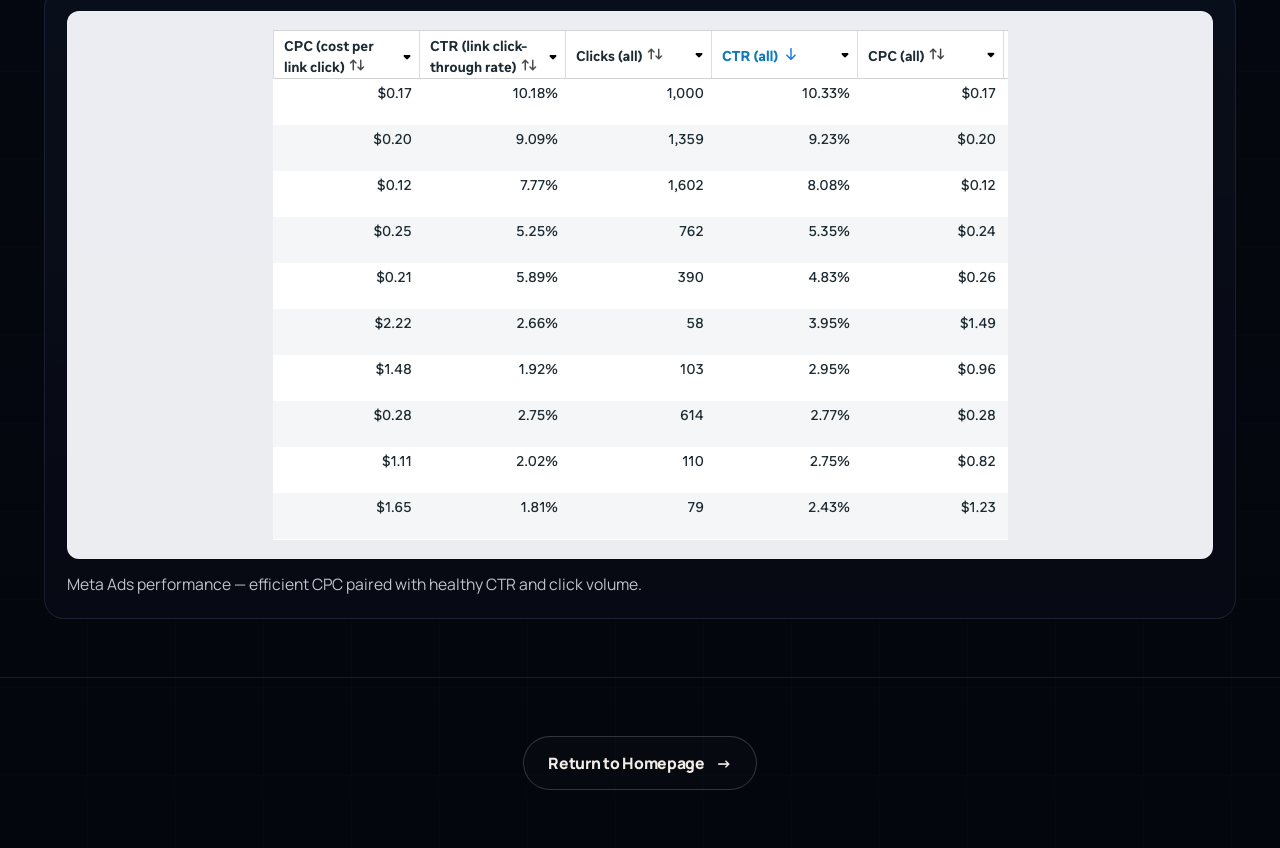
<file: results/index.html>
<!doctype html>
<html lang="en">
  <head>
    <meta charset="utf-8" />
    <meta name="viewport" content="width=device-width, initial-scale=1" />
    <title>Campaign Results | NAMI Studio</title>
    <meta
      name="description"
      content="Campaign results for NAMI Studio work across Google Ads and Meta Ads, with sensitive details hidden."
    />
    <meta name="theme-color" content="#03060d" />
    <link rel="icon" type="image/svg+xml" href="../assets/nami-favicon.svg?v=20260630" />
    <link rel="preconnect" href="https://fonts.googleapis.com" />
    <link rel="preconnect" href="https://fonts.gstatic.com" crossorigin />
    <link
      href="https://fonts.googleapis.com/css2?family=Manrope:wght@400;500;600;700;800&amp;display=swap"
      rel="stylesheet"
    />
    <link
      rel="stylesheet"
      href="https://cdn.jsdelivr.net/npm/bootstrap-icons@1.11.3/font/bootstrap-icons.min.css"
    />
    <link rel="stylesheet" href="../styles.css?v=20260708-assessment-mobile" />
    <script src="../script.js?v=20260629-assessment-wizard" defer></script>
  </head>
  <body>
    <div class="page-frame results-page" id="top">
      <header class="site-header">
        <div class="header-bar">
          <a class="brand-lockup" href="../" aria-label="NAMI Studio Home">
            <span class="brand-name">NAMI</span>
            <span class="brand-sub">STUDIO</span>
            <span class="brand-grid" aria-hidden="true"></span>
          </a>

          <nav class="site-nav" id="site-navigation" data-nav aria-label="Primary">
            <a href="../#services">Services</a>
            <a href="../#output">Outputs</a>
            <a href="../#process">Process</a>
            <a href="../assessment/">Contact</a>
          </nav>

          <a class="nav-grid" href="../#services" aria-label="Jump to Services">
            <span></span>
            <span></span>
            <span></span>
            <span></span>
          </a>

          <button
            class="menu-toggle"
            type="button"
            aria-expanded="false"
            aria-controls="site-navigation"
            data-menu-toggle
          >
            <span class="menu-dots" aria-hidden="true">
              <span></span>
              <span></span>
              <span></span>
              <span></span>
            </span>
            <span class="sr-only">Toggle Navigation</span>
          </button>
        </div>
      </header>

      <main>
        <section class="results-hero section">
          <div class="results-shell reveal">
            <p class="results-label">Paid Campaign Results</p>
            <h1>Campaign Results</h1>
            <p>
              A simple look at campaign results across Google and Meta.
            </p>

            <a class="button button-secondary button-small" href="../">
              <span>Back to NAMI</span>
              <span aria-hidden="true">&rarr;</span>
            </a>
          </div>
        </section>

        <section class="section results-note-section">
          <div class="results-note-card reveal">
            <p>
              For privacy reasons, all names and sensitive details remain hidden to protect our
              clients.
            </p>
          </div>
        </section>

        <section class="section results-gallery-section" aria-labelledby="google-results-title">
          <div class="section-head reveal">
            <div>
              <h2 class="section-title" id="google-results-title">Google Ads</h2>
              <p class="section-copy">
                Campaign performance across CTR, conversions, click volume, and
                efficient CPC.
              </p>
            </div>
          </div>

          <div class="results-frame-grid">
            <figure class="results-frame result-panel reveal">
              <div class="result-image-shell">
                <img
                  class="result-image result-image-compact"
                  src="../assets/google-ad-performance-clicks-ctr.png"
                  alt="Google Ads performance table showing impressions, clicks, and CTR."
                />
              </div>
              <figcaption>
                Google Ads performance — 20%+ CTR across visible campaign rows with strong
                click volume.
              </figcaption>
            </figure>

            <figure class="results-frame result-panel reveal">
              <div class="result-image-shell">
                <img
                  class="result-image result-image-compact"
                  src="../assets/google-ad-performance-ctr-conversions.png"
                  alt="Google Ads performance table showing CTR, conversions, and average CPC."
                />
              </div>
              <figcaption>
                Google Ads efficiency — 23.14% CTR with 1,638 conversions and $0.08
                Avg. CPC.
              </figcaption>
            </figure>
          </div>
        </section>

        <section class="section results-gallery-section" aria-labelledby="meta-results-title">
          <div class="section-head reveal">
            <div>
              <h2 class="section-title" id="meta-results-title">Meta Ads</h2>
              <p class="section-copy">
                Campaign performance across CPC, CTR, and click volume.
              </p>
            </div>
          </div>

          <div class="results-frame-grid">
            <figure class="results-frame result-panel result-panel-wide reveal">
              <div class="result-image-shell">
                <img
                  class="result-image"
                  src="../assets/meta-ad-performance-cpc-ctr.png"
                  alt="Meta Ads performance table showing CPC, CTR, and click volume."
                />
              </div>
              <figcaption>
                Meta Ads performance — efficient CPC paired with healthy CTR and click
                volume.
              </figcaption>
            </figure>
          </div>
        </section>

        <section class="section results-return-section">
          <div class="results-return reveal">
            <a class="button button-secondary" href="../">
              <span>Return to Homepage</span>
              <span aria-hidden="true">&rarr;</span>
            </a>
          </div>
        </section>
      </main>
    </div>
  </body>
</html>
</file>
<file: styles.css>
:root {
  --bg: #02050b;
  --shell: rgba(5, 9, 18, 0.96);
  --shell-soft: rgba(9, 14, 26, 0.88);
  --surface: rgba(9, 13, 24, 0.86);
  --surface-strong: rgba(10, 16, 29, 0.96);
  --surface-soft: rgba(9, 13, 23, 0.68);
  --border: rgba(139, 153, 219, 0.14);
  --border-strong: rgba(170, 186, 255, 0.22);
  --text: #f2ede7;
  --muted: rgba(232, 235, 244, 0.64);
  --muted-strong: rgba(232, 235, 244, 0.82);
  --cyan: #6be7d7;
  --blue: #5c72ff;
  --indigo: #5565e8;
  --coral: #ff8c6d;
  --gold: #d2a04b;
  --shadow: 0 36px 96px rgba(0, 0, 0, 0.46);
  --radius-panel: 28px;
  --radius-card: 20px;
  --radius-pill: 999px;
  --frame: min(1288px, calc(100vw - 88px));
  --wave-bg: linear-gradient(180deg, rgba(0, 4, 14, 0.96), rgba(0, 5, 17, 0.86));
}

*,
*::before,
*::after {
  box-sizing: border-box;
}

html {
  scroll-behavior: smooth;
}

body {
  margin: 0;
  min-height: 100vh;
  font-family: "Manrope", "Avenir Next", "Segoe UI", sans-serif;
  background:
    radial-gradient(circle at 50% -10%, rgba(82, 109, 255, 0.12), transparent 36%),
    radial-gradient(circle at 50% 120%, rgba(107, 231, 215, 0.08), transparent 30%),
    linear-gradient(180deg, #02040a 0%, #010206 100%);
  color: var(--text);
  -webkit-font-smoothing: antialiased;
  text-rendering: optimizeLegibility;
}

body::before {
  content: "";
  position: fixed;
  inset: 0;
  background:
    radial-gradient(circle at 25% 20%, rgba(255, 255, 255, 0.035) 0, transparent 28%),
    radial-gradient(circle at 70% 30%, rgba(92, 114, 255, 0.06) 0, transparent 34%),
    radial-gradient(circle at 80% 70%, rgba(255, 140, 109, 0.04) 0, transparent 26%);
  pointer-events: none;
}

a {
  color: inherit;
  text-decoration: none;
}

button,
input,
textarea,
select {
  font: inherit;
}

h1,
h2,
h3,
p,
ul {
  margin: 0;
}

img,
svg {
  display: block;
  max-width: 100%;
}

ul {
  padding: 0;
}

.sr-only {
  position: absolute;
  width: 1px;
  height: 1px;
  padding: 0;
  margin: -1px;
  overflow: hidden;
  clip: rect(0, 0, 0, 0);
  white-space: nowrap;
  border: 0;
}

.page-frame {
  position: relative;
  width: 100%;
  margin: 0;
  overflow: hidden;
  background:
    linear-gradient(180deg, rgba(7, 11, 20, 0.98), rgba(3, 6, 13, 0.98)),
    linear-gradient(90deg, rgba(107, 231, 215, 0.03), transparent 28%, transparent 72%, rgba(92, 114, 255, 0.03));
}

.page-frame::before {
  content: "";
  position: absolute;
  inset: 0;
  background:
    linear-gradient(180deg, rgba(255, 255, 255, 0.016), transparent 38%),
    repeating-linear-gradient(
      to right,
      transparent 0,
      transparent 87px,
      rgba(255, 255, 255, 0.014) 87px,
      rgba(255, 255, 255, 0.014) 88px
    ),
    repeating-linear-gradient(
      to bottom,
      transparent 0,
      transparent 87px,
      rgba(255, 255, 255, 0.014) 87px,
      rgba(255, 255, 255, 0.014) 88px
    );
  pointer-events: none;
  opacity: 0.7;
}

.site-header,
.section,
.site-footer {
  position: relative;
  z-index: 1;
  padding-inline: 0;
}

.site-header {
  border-bottom: 1px solid var(--border);
  background: var(--wave-bg);
}

.header-bar {
  position: relative;
  display: flex;
  align-items: center;
  gap: 18px;
  width: var(--frame);
  min-height: 80px;
  margin-inline: auto;
}

.brand-lockup {
  display: inline-flex;
  align-items: center;
  gap: 14px;
  flex-shrink: 0;
}

.brand-name,
.brand-sub,
.footer-brand {
  font-size: 1rem;
  font-weight: 800;
  letter-spacing: 0.22em;
  text-transform: uppercase;
}

.brand-sub {
  color: rgba(255, 255, 255, 0.7);
  font-weight: 600;
  letter-spacing: 0.18em;
}

.brand-grid {
  width: 116px;
  height: 24px;
  border-radius: 999px;
  background-image: radial-gradient(circle, rgba(255, 255, 255, 0.14) 1px, transparent 1.6px);
  background-size: 10px 10px;
  opacity: 0.55;
}

.site-nav {
  display: flex;
  align-items: center;
  gap: clamp(18px, 2.8vw, 38px);
  margin-left: auto;
}

.site-nav a,
.footer-links a {
  position: relative;
  color: rgba(255, 255, 255, 0.84);
  font-size: 0.92rem;
  font-weight: 700;
  letter-spacing: -0.01em;
  transition: color 180ms ease;
}

.site-nav a::after,
.footer-links a::after {
  content: "";
  position: absolute;
  left: 0;
  bottom: -0.32rem;
  width: 100%;
  height: 1px;
  background: linear-gradient(90deg, var(--cyan), var(--blue));
  transform: scaleX(0);
  transform-origin: left center;
  transition: transform 180ms ease;
}

.site-nav a:hover,
.site-nav a:focus-visible,
.footer-links a:hover,
.footer-links a:focus-visible {
  color: var(--text);
}

.site-nav a:hover::after,
.site-nav a:focus-visible::after,
.footer-links a:hover::after,
.footer-links a:focus-visible::after {
  transform: scaleX(1);
}

.nav-grid,
.menu-toggle {
  display: inline-grid;
  place-items: center;
  width: 34px;
  height: 34px;
  border: 1px solid transparent;
  border-radius: 50%;
  transition: border-color 180ms ease, background-color 180ms ease;
}

.nav-grid {
  grid-template-columns: repeat(2, 4px);
  gap: 5px;
  margin-left: 8px;
}

.nav-grid span,
.menu-dots span {
  width: 4px;
  height: 4px;
  border-radius: 50%;
  background: rgba(255, 255, 255, 0.82);
}

.nav-grid:hover,
.nav-grid:focus-visible,
.menu-toggle:hover,
.menu-toggle:focus-visible {
  border-color: var(--border-strong);
  background: rgba(255, 255, 255, 0.03);
}

.menu-toggle {
  display: none;
  margin-left: auto;
  background: transparent;
  color: inherit;
  border: 1px solid transparent;
  cursor: pointer;
}

.menu-dots {
  display: grid;
  grid-template-columns: repeat(2, 4px);
  gap: 5px;
}

.section {
  padding-block: clamp(38px, 4.8vw, 58px);
  border-top: 1px solid var(--border);
}

.hero {
  position: relative;
  overflow: hidden;
  padding-top: clamp(28px, 4.2vw, 42px);
  border-top: 0;
  background: var(--wave-bg);
}

.hero-grid,
.output-grid,
.closing-panel,
.footer-shell {
  display: grid;
  gap: 22px;
}

.hero-grid,
.section-head,
.service-grid,
.output-grid,
.process-grid,
.ecosystem-grid,
.closing-panel,
.footer-shell {
  width: var(--frame);
  margin-inline: auto;
}

.hero-grid {
  position: relative;
  grid-template-columns: minmax(320px, 0.48fr) minmax(0, 0.52fr);
  align-items: center;
  min-height: clamp(500px, 48vw, 650px);
  gap: 0;
}

.hero-copy {
  position: relative;
  z-index: 2;
  max-width: 33rem;
}

.hero-copy,
.hero-visual,
.feature-card,
.output-mini,
.service-card,
.process-card,
.ecosystem-card,
.sample-card {
  min-width: 0;
}

h1,
h2,
h3 {
  line-height: 0.94;
  letter-spacing: -0.06em;
}

h1 {
  font-size: clamp(4.2rem, 9vw, 7.4rem);
  font-weight: 800;
}

.hero-title {
  font-size: clamp(3.325rem, 7.875vw, 6.525rem);
}

h2.section-title {
  font-size: clamp(2.25rem, 4.8vw, 3.25rem);
  font-weight: 800;
}

h3 {
  font-size: clamp(1.65rem, 2.2vw, 2.1rem);
  font-weight: 700;
}

.hero-kicker,
.closing-meta {
  margin-top: 1.4rem;
  color: var(--cyan);
  font-size: clamp(1rem, 1.35vw, 1.2rem);
  font-weight: 700;
  letter-spacing: -0.03em;
}

.hero-body,
.section-copy,
.service-card p,
.feature-card p,
.output-mini p,
.process-card p,
.ecosystem-label,
.ecosystem-detail,
.direction-list,
.closing-note,
.footer-copy {
  color: var(--muted);
  line-height: 1.55;
}

.hero-body {
  max-width: 28rem;
  margin-top: 1.15rem;
  color: var(--muted-strong);
  font-size: clamp(1.05rem, 1.45vw, 1.28rem);
}

.hero-actions {
  display: flex;
  flex-wrap: wrap;
  gap: 14px;
  margin-top: 2rem;
}

.button {
  display: inline-flex;
  align-items: center;
  justify-content: center;
  gap: 0.7rem;
  min-height: 54px;
  padding: 0.9rem 1.5rem;
  border-radius: var(--radius-pill);
  border: 1px solid transparent;
  font-size: 0.98rem;
  font-weight: 800;
  letter-spacing: -0.02em;
  transition:
    transform 180ms ease,
    border-color 180ms ease,
    background-color 180ms ease,
    box-shadow 180ms ease,
    color 180ms ease;
}

.button:hover,
.button:focus-visible {
  transform: translateY(-1px);
}

.button-primary {
  background: linear-gradient(180deg, #d9ad59, #b7822e);
  color: #fff7ea;
  box-shadow: 0 18px 34px rgba(180, 127, 44, 0.28);
}

.button-primary:hover,
.button-primary:focus-visible {
  box-shadow: 0 22px 40px rgba(180, 127, 44, 0.34);
}

.button-secondary {
  border-color: rgba(255, 255, 255, 0.18);
  background: rgba(255, 255, 255, 0.015);
  color: var(--text);
}

.button-secondary:hover,
.button-secondary:focus-visible {
  border-color: rgba(255, 255, 255, 0.26);
  background: rgba(255, 255, 255, 0.045);
}

.button-small {
  min-height: 46px;
  padding-inline: 1.15rem;
  font-size: 0.92rem;
}

.chip-row,
.direction-list {
  list-style: none;
}

.chip-row {
  display: flex;
  flex-wrap: wrap;
  gap: 12px;
  margin-top: 2rem;
}

.chip,
.visual-tag {
  display: inline-flex;
  align-items: center;
  justify-content: center;
  padding: 0.48rem 0.92rem;
  border-radius: var(--radius-pill);
  border: 1px solid rgba(255, 255, 255, 0.2);
  background: rgba(5, 9, 18, 0.54);
  font-size: 0.84rem;
  font-weight: 800;
  letter-spacing: -0.02em;
}

.chip-cyan,
.tone-cyan {
  color: var(--cyan);
}

.chip-blue {
  color: var(--blue);
}

.chip-neutral {
  color: rgba(255, 255, 255, 0.88);
}

.chip-indigo {
  color: #9ea8ff;
}

.tone-coral {
  color: var(--coral);
}

.hero-visual {
  position: absolute;
  top: 0;
  right: calc((var(--frame) - 100vw) / 2);
  bottom: 0;
  left: 42%;
  overflow: hidden;
  border-radius: 0;
  background: var(--wave-bg);
  pointer-events: none;
}

.hero-visual::before,
.sample-rings,
.feature-card::before {
  content: "";
  position: absolute;
  inset: 0;
  background-image: radial-gradient(circle, rgba(129, 150, 255, 0.18) 1px, transparent 1.6px);
  background-size: 18px 18px;
  opacity: 0.25;
  pointer-events: none;
}

.hero-visual::after {
  content: "";
  position: absolute;
  inset: 16% 10% auto 18%;
  height: 50%;
  border-radius: 50%;
  background: radial-gradient(circle, rgba(0, 76, 255, 0.05), transparent 70%);
  filter: blur(24px);
  opacity: 0.35;
  pointer-events: none;
}

.hero-wave,
.feature-wave {
  position: absolute;
}

.hero-wave {
  inset: 0;
}

.hero-wave-exact {
  inset: 0;
}

.feature-wave {
  inset: -14% -28% -18% 4%;
}

.hero-wave img,
.feature-wave img,
.closing-mesh {
  width: 100%;
  height: 100%;
  object-fit: cover;
  object-position: center center;
}

.hero-wave-exact img {
  object-fit: cover;
  object-position: right center;
}

.hero-visual::before {
  opacity: 0.02;
  background-size: 20px 20px;
}

.hero-mantra {
  position: absolute;
  left: 50%;
  top: 90%;
  z-index: 2;
  font-size: clamp(2.2rem, 4vw, 3.65rem);
  font-weight: 800;
  letter-spacing: -0.06em;
  line-height: 0.96;
  text-align: center;
  transform: translate(-50%, -50%);
}

.visual-tag {
  position: absolute;
  z-index: 2;
}

.visual-tag-top {
  top: 12px;
  left: 28%;
  color: #dcffe6;
  border-color: rgba(107, 231, 215, 0.42);
}

.visual-tag-right {
  top: 10px;
  right: 6px;
  color: #c3d0ff;
  border-color: rgba(92, 114, 255, 0.42);
}

.visual-tag-bottom {
  right: 8px;
  bottom: 48px;
  color: #ffd8c9;
  border-color: rgba(255, 140, 109, 0.42);
}

.visual-tag-inline {
  position: static;
  width: fit-content;
  font-size: 0.8rem;
}

.visual-tag-blue {
  color: #cdd4ff;
  border-color: rgba(92, 114, 255, 0.36);
}

.visual-tag-indigo {
  color: #e0e4ff;
  border-color: rgba(129, 150, 255, 0.28);
}

.section-head {
  display: flex;
  align-items: flex-end;
  justify-content: space-between;
  gap: 26px;
  margin-bottom: 34px;
}

.section-copy {
  margin-top: 0.5rem;
  max-width: 40rem;
  font-size: 1.06rem;
}

.services-head {
  align-items: center;
}

.section-rules {
  display: flex;
  align-items: center;
  gap: 18px;
  min-width: min(42%, 460px);
  padding-bottom: 0.5rem;
}

.rule-line {
  display: block;
  height: 4px;
  border-radius: 999px;
  flex: 1;
  background: rgba(255, 255, 255, 0.12);
}

.rule-line-blue {
  background: linear-gradient(90deg, #5868eb, rgba(255, 255, 255, 0.28));
}

.rule-line-coral {
  background: linear-gradient(90deg, rgba(255, 255, 255, 0.28), #ff8c6d);
}

.service-grid,
.process-grid,
.ecosystem-grid {
  display: grid;
  gap: 22px;
}

.service-grid {
  grid-template-columns: repeat(4, minmax(0, 1fr));
}

.service-card,
.output-mini,
.process-card,
.ecosystem-card,
.sample-card,
.feature-card {
  position: relative;
  overflow: hidden;
  border: 1px solid rgba(152, 166, 232, 0.11);
  border-radius: var(--radius-card);
  background:
    linear-gradient(180deg, rgba(11, 15, 28, 0.74), rgba(7, 10, 20, 0.92)),
    linear-gradient(120deg, rgba(107, 231, 215, 0.015), rgba(92, 114, 255, 0.018));
  box-shadow:
    inset 0 1px 0 rgba(255, 255, 255, 0.03),
    0 0 0 1px rgba(255, 255, 255, 0.01);
  transition:
    transform 180ms ease,
    border-color 180ms ease,
    background-color 180ms ease;
}

.service-card:hover,
.output-mini:hover,
.process-card:hover,
.ecosystem-card:hover,
.sample-card:hover,
.feature-card:hover,
.service-card:focus-within,
.output-mini:focus-within,
.process-card:focus-within,
.ecosystem-card:focus-within,
.sample-card:focus-within,
.feature-card:focus-within {
  transform: translateY(-2px);
  border-color: rgba(170, 186, 255, 0.18);
}

.service-card,
.process-card,
.ecosystem-card,
.sample-card {
  padding: 20px 22px 24px;
}

.service-card {
  display: flex;
  flex-direction: column;
  min-height: 232px;
}

.service-card::before,
.output-mini::before {
  content: "";
  position: absolute;
  top: 18px;
  left: 20px;
  width: 28px;
  height: 10px;
  border-radius: 999px;
  background: var(--accent);
  box-shadow: 0 0 24px var(--accent-soft);
}

.output-mini::before {
  top: 24px;
  left: 30px;
}

.card-arc {
  position: absolute;
  top: 18px;
  right: 20px;
  width: 86px;
  height: 44px;
  border-top: 2px solid var(--accent);
  border-radius: 86px 86px 0 0;
  opacity: 0.88;
}

.service-icon {
  display: inline-flex;
  align-items: center;
  justify-content: center;
  width: 40px;
  height: 40px;
  margin-top: 30px;
}

.service-icon i {
  color: rgba(255, 255, 255, 0.74);
  font-size: 2rem;
  line-height: 1;
}

.service-card h3 {
  margin-top: 22px;
}

.service-card p {
  margin-top: 12px;
  font-size: 1rem;
}

.card-arrow {
  margin-top: auto;
  align-self: flex-end;
  color: var(--accent);
  font-size: 1.4rem;
  font-weight: 800;
}

.output-grid {
  grid-template-columns: repeat(3, minmax(0, 1fr));
  align-items: stretch;
}

.feature-card {
  min-height: 350px;
  padding: 24px 28px 26px;
}

.feature-card::before {
  opacity: 0.1;
}

.feature-card::after {
  content: "";
  position: absolute;
  inset: 0;
  background: linear-gradient(90deg, rgba(7, 10, 19, 0.96) 2%, rgba(7, 10, 19, 0.62) 42%, rgba(7, 10, 19, 0.12) 82%);
  pointer-events: none;
}

.feature-tags,
.feature-copy {
  position: relative;
  z-index: 2;
}

.feature-tags {
  display: flex;
  justify-content: space-between;
  gap: 16px;
}

.feature-copy {
  margin-top: 82px;
  max-width: 22rem;
}

.feature-copy p {
  margin-top: 0.9rem;
  color: var(--muted-strong);
  font-size: 1.02rem;
}

.feature-link {
  display: inline-flex;
  align-items: center;
  gap: 0.8rem;
  margin-top: 1.8rem;
  color: var(--muted-strong);
  font-size: 1.02rem;
  font-weight: 800;
}

.feature-link:hover,
.feature-link:focus-visible {
  color: var(--text);
}

.feature-wave {
  inset: 20% -8% -14% 28%;
}

.feature-wave img {
  object-position: center 58%;
}

.output-stack {
  display: grid;
  gap: 16px;
}

.output-mini {
  display: flex;
  align-items: center;
  justify-content: space-between;
  gap: 18px;
  min-height: 142px;
  padding: 58px 30px 28px;
}

.output-mini h3 {
  margin-top: 0;
  font-size: 1.15rem;
  line-height: 1.02;
}

.output-mini p {
  margin-top: 0.7rem;
  font-size: 0.98rem;
}

.mini-lines {
  display: grid;
  gap: 6px;
  flex-shrink: 0;
}

.mini-lines span {
  width: 66px;
  height: 4px;
  border-radius: 999px;
  background: var(--accent);
  box-shadow: 0 0 14px var(--accent-soft);
}

.results-summary {
  position: relative;
  display: grid;
  gap: 24px;
  width: var(--frame);
  margin: 18px auto 0;
  padding: clamp(24px, 3.4vw, 34px);
  overflow: hidden;
  border: 1px solid rgba(170, 186, 255, 0.16);
  border-radius: var(--radius-card);
  background:
    radial-gradient(circle at 86% 8%, rgba(107, 231, 215, 0.08), transparent 28%),
    linear-gradient(180deg, rgba(11, 15, 28, 0.84), rgba(7, 10, 20, 0.95));
  box-shadow:
    inset 0 1px 0 rgba(255, 255, 255, 0.04),
    0 24px 70px rgba(0, 0, 0, 0.24);
}

.results-summary::before {
  content: "";
  position: absolute;
  inset: 0;
  background-image: radial-gradient(circle, rgba(129, 150, 255, 0.16) 1px, transparent 1.6px);
  background-size: 18px 18px;
  opacity: 0.08;
  pointer-events: none;
}

.results-summary-head,
.results-stat-grid,
.results-summary-action {
  position: relative;
  z-index: 1;
}

.results-label,
.placeholder-kicker {
  color: var(--cyan);
  font-size: 0.82rem;
  font-weight: 800;
  letter-spacing: 0;
}

.results-summary-head {
  display: grid;
  gap: 12px;
  max-width: 46rem;
}

.results-summary-head h3 {
  font-size: 3rem;
  letter-spacing: 0;
}

.results-summary-head p,
.results-note-card p,
.results-shell p,
.results-placeholder p {
  color: var(--muted-strong);
  line-height: 1.55;
}

.results-summary-head p {
  max-width: 42rem;
  font-size: 1.04rem;
}

.results-stat-grid {
  display: grid;
  grid-template-columns: repeat(4, minmax(0, 1fr));
  gap: 12px;
}

.results-stat {
  display: grid;
  gap: 8px;
  min-height: 118px;
  padding: 18px;
  border: 1px solid rgba(255, 255, 255, 0.11);
  border-radius: 16px;
  background: rgba(255, 255, 255, 0.028);
}

.stat-value {
  color: var(--text);
  font-size: 2.25rem;
  font-weight: 800;
  letter-spacing: 0;
  line-height: 0.95;
}

.stat-label {
  color: var(--muted);
  font-size: 0.95rem;
  font-weight: 700;
  line-height: 1.35;
}

.results-summary-action {
  display: flex;
  justify-content: flex-start;
}

.process-grid {
  grid-template-columns: repeat(4, minmax(0, 1fr));
}

.process-card {
  min-height: 208px;
  overflow: visible;
}

.process-card:not(:last-child)::after {
  content: "\2192";
  position: absolute;
  top: 50%;
  right: -19px;
  z-index: 2;
  color: rgba(255, 255, 255, 0.42);
  font-size: 1.05rem;
  font-weight: 800;
  line-height: 1;
  transform: translateY(-50%);
}

.process-index {
  color: var(--accent);
  font-size: 2rem;
  font-weight: 800;
  letter-spacing: -0.06em;
}

.process-card h3 {
  margin-top: 0.55rem;
  font-size: 1.9rem;
}

.process-card p:last-child {
  margin-top: 0.85rem;
  font-size: 1rem;
}

.ecosystem-grid {
  grid-template-columns: repeat(4, minmax(0, 1fr));
  align-items: stretch;
}

.ecosystem-card,
.sample-card {
  min-height: 174px;
}

.ecosystem-card::after {
  content: "";
  position: absolute;
  inset: auto 0 0;
  height: 4px;
  background: var(--accent);
}

.ecosystem-card h3,
.sample-card h3 {
  font-size: 1.15rem;
  line-height: 1.08;
}

.ecosystem-label {
  margin-top: 1rem;
  font-size: 1rem;
}

.ecosystem-detail {
  margin-top: 0.2rem;
  color: var(--muted-strong);
  font-size: 1rem;
}

.sample-card {
  position: relative;
  overflow: hidden;
}

.sample-rings {
  inset: auto -30% -10% 42%;
  width: 130%;
  height: 130%;
  background:
    radial-gradient(
      circle at 50% 50%,
      rgba(107, 231, 215, 0.88) 0,
      rgba(107, 231, 215, 0.88) 2px,
      transparent 2px,
      transparent 100%
    ),
    repeating-radial-gradient(
      circle at 52% 48%,
      rgba(129, 150, 255, 0.18) 0,
      rgba(129, 150, 255, 0.18) 2px,
      transparent 2px,
      transparent 18px
    );
  opacity: 0.5;
}

.direction-list {
  margin: 1rem 0 1.4rem;
  color: var(--muted-strong);
  font-size: 0.98rem;
}

.closing {
  position: relative;
  overflow: hidden;
  padding-block: 0;
  background: #020711;
}

.closing-panel {
  position: relative;
  grid-template-columns: minmax(0, 0.95fr) minmax(280px, 0.48fr);
  align-items: center;
  min-height: 302px;
  padding: clamp(42px, 5vw, 58px) 0 clamp(38px, 4vw, 46px);
}

.closing-copy,
.closing-action {
  position: relative;
  z-index: 1;
}

.closing-copy h2 {
  font-size: clamp(3rem, 4.8vw, 4.35rem);
  font-weight: 800;
  line-height: 0.94;
}

.closing-meta {
  max-width: 34rem;
  margin-top: 1.1rem;
  color: rgba(107, 231, 215, 0.84);
  font-size: 0.96rem;
}

.closing-action {
  display: grid;
  justify-items: start;
  gap: 22px;
  justify-self: end;
  max-width: 22rem;
}

.closing-note {
  max-width: 22rem;
  color: var(--muted-strong);
  font-size: 1.08rem;
  text-align: left;
}

.closing-cta {
  min-width: 148px;
}

.closing-background {
  position: absolute;
  inset: 0;
  width: 100%;
  height: 100%;
  opacity: 0.78;
  object-fit: cover;
  object-position: center center;
  pointer-events: none;
  z-index: 0;
}

.site-footer {
  border-top: 1px solid var(--border);
  background: #020711;
  padding-block: 18px 24px;
}

.results-hero {
  padding-block: clamp(54px, 7vw, 88px);
  border-top: 0;
}

.results-shell,
.results-note-card,
.results-frame-grid,
.results-return {
  width: var(--frame);
  margin-inline: auto;
}

.results-shell {
  display: grid;
  gap: 18px;
  max-width: 760px;
  margin-left: max(calc((100vw - var(--frame)) / 2), 0px);
}

.results-shell h1 {
  max-width: 780px;
  font-size: 5.6rem;
  letter-spacing: 0;
}

.results-shell p:not(.results-label) {
  max-width: 42rem;
  font-size: 1.16rem;
}

.results-shell .button {
  width: fit-content;
  margin-top: 10px;
}

.results-note-section {
  padding-block: clamp(28px, 3.8vw, 42px);
}

.results-note-card {
  max-width: var(--frame);
  padding: 22px 24px;
  border: 1px solid rgba(170, 186, 255, 0.14);
  border-radius: var(--radius-card);
  background: rgba(255, 255, 255, 0.025);
}

.results-note-card p {
  max-width: 62rem;
  font-size: 1.02rem;
}

.results-gallery-section {
  padding-top: clamp(34px, 4.6vw, 56px);
}

.results-frame-grid {
  display: grid;
  grid-template-columns: repeat(2, minmax(0, 1fr));
  gap: 20px;
}

.results-frame {
  margin: 0;
  min-height: 330px;
  overflow: hidden;
  border: 1px solid rgba(152, 166, 232, 0.13);
  border-radius: var(--radius-card);
  background:
    linear-gradient(180deg, rgba(11, 15, 28, 0.78), rgba(7, 10, 20, 0.94)),
    linear-gradient(120deg, rgba(107, 231, 215, 0.018), rgba(92, 114, 255, 0.022));
}

.result-panel {
  display: flex;
  flex-direction: column;
  gap: 14px;
  min-height: 0;
  padding: clamp(16px, 2vw, 22px);
}

.result-panel-wide {
  grid-column: 1 / -1;
}

.result-image-shell {
  display: grid;
  min-height: clamp(214px, 24vw, 292px);
  place-items: center;
  overflow: hidden;
  padding: clamp(12px, 1.8vw, 18px);
  border: 1px solid rgba(255, 255, 255, 0.08);
  border-radius: calc(var(--radius-card) - 8px);
  background: rgba(245, 247, 251, 0.96);
}

.result-panel-wide .result-image-shell {
  min-height: clamp(270px, 34vw, 470px);
}

.result-image {
  display: block;
  width: auto;
  max-width: 100%;
  height: auto;
  object-fit: contain;
}

.result-image-compact {
  max-width: min(100%, 340px);
}

.result-panel-wide .result-image {
  max-width: min(100%, 920px);
}

.result-panel figcaption {
  max-width: 52rem;
  color: var(--muted-strong);
  font-size: 0.98rem;
  line-height: 1.5;
}

.results-placeholder {
  display: grid;
  align-content: center;
  gap: 16px;
  min-height: 330px;
  padding: clamp(22px, 3vw, 30px);
}

.results-placeholder h3 {
  max-width: 16rem;
  font-size: 2.35rem;
  letter-spacing: 0;
}

.placeholder-bars {
  display: grid;
  gap: 10px;
  width: min(100%, 420px);
}

.placeholder-bars span {
  height: 12px;
  border-radius: 999px;
  background:
    linear-gradient(90deg, rgba(107, 231, 215, 0.52), rgba(92, 114, 255, 0.2)),
    rgba(255, 255, 255, 0.08);
}

.placeholder-bars span:nth-child(2) {
  width: 78%;
}

.placeholder-bars span:nth-child(3) {
  width: 58%;
}

.results-return-section {
  padding-block: clamp(36px, 5vw, 58px);
}

.results-return {
  display: flex;
  justify-content: center;
}

.footer-shell {
  grid-template-columns: minmax(0, 1fr) auto;
  align-items: center;
  gap: 22px;
}

.footer-group {
  display: flex;
  align-items: center;
  gap: 18px;
  flex-wrap: wrap;
}

.footer-brand {
  color: rgba(255, 255, 255, 0.9);
}

.footer-copy {
  display: flex;
  flex-wrap: wrap;
  gap: 16px;
  font-size: 0.92rem;
}

.footer-copy span + span::before {
  content: "\2022";
  margin-right: 16px;
  color: rgba(255, 255, 255, 0.42);
}

.footer-copy-muted {
  color: rgba(232, 235, 244, 0.58);
}

.footer-links {
  display: flex;
  align-items: center;
  gap: 22px;
}

.assessment-page {
  min-height: 100vh;
}

.assessment-page::after {
  content: "";
  position: absolute;
  inset: 80px 0 auto;
  height: 520px;
  background:
    radial-gradient(circle at 18% 12%, rgba(107, 231, 215, 0.12), transparent 30%),
    radial-gradient(circle at 72% 8%, rgba(92, 114, 255, 0.11), transparent 32%),
    linear-gradient(115deg, transparent 0 28%, rgba(107, 231, 215, 0.025) 28% 29%, transparent 29% 100%);
  pointer-events: none;
  opacity: 0.76;
}

.assessment-main,
.assessment-stage,
.assessment-shell,
.assessment-context,
.assessment-panel {
  position: relative;
  z-index: 1;
}

.assessment-stage {
  min-height: calc(100vh - 80px);
  padding-block: clamp(34px, 4.8vw, 64px);
  overflow: hidden;
  border-top: 0;
  background:
    radial-gradient(circle at 20% 12%, rgba(0, 212, 255, 0.08), transparent 34%),
    radial-gradient(circle at 82% 22%, rgba(116, 91, 255, 0.1), transparent 32%),
    linear-gradient(180deg, rgba(4, 9, 20, 0.92), rgba(2, 5, 11, 0.98));
}

.assessment-stage::before {
  content: "";
  position: absolute;
  inset: 0;
  background:
    linear-gradient(90deg, rgba(107, 231, 215, 0.04), transparent 18%, transparent 82%, rgba(92, 114, 255, 0.05)),
    radial-gradient(circle, rgba(129, 150, 255, 0.18) 1px, transparent 1.5px);
  background-size: auto, 22px 22px;
  opacity: 0.18;
  pointer-events: none;
}

.assessment-shell {
  display: grid;
  grid-template-columns: minmax(320px, 0.42fr) minmax(0, 0.58fr);
  gap: clamp(24px, 3vw, 42px);
  width: var(--frame);
  margin-inline: auto;
  align-items: start;
}

.assessment-context {
  display: grid;
  gap: 22px;
  min-width: 0;
}

.assessment-context-intro {
  position: relative;
  z-index: 1;
}

.assessment-eyebrow,
.assessment-section-label,
.assessment-support-card h2,
.assessment-trust-card h2,
.assessment-card-kicker,
.assessment-next-list h3,
.assessment-step-kicker {
  font-size: 0.78rem;
  font-weight: 800;
  letter-spacing: 0.08em;
  text-transform: uppercase;
}

.assessment-eyebrow {
  margin-bottom: clamp(22px, 3vw, 34px);
  color: rgba(107, 231, 215, 0.9);
}

.assessment-context-intro h1 {
  max-width: 9ch;
  color: #ffffff;
  font-size: clamp(3.1rem, 5.5vw, 4.75rem);
  font-weight: 800;
  line-height: 0.92;
  letter-spacing: 0;
}

.assessment-context-intro h1 .assessment-title-accent {
  display: inline-block;
  background: linear-gradient(115deg, var(--cyan), #19bcff 42%, #745bff 86%);
  -webkit-background-clip: text;
  background-clip: text;
  color: transparent;
  font-style: italic;
}

.assessment-title-desktop {
  display: block;
}

.assessment-title-mobile {
  display: none;
}

.assessment-rule {
  display: block;
  width: 76px;
  height: 3px;
  margin: clamp(24px, 3vw, 32px) 0 26px;
  border-radius: 999px;
  background: linear-gradient(90deg, var(--cyan), var(--blue), #745bff);
  box-shadow: 0 0 26px rgba(107, 231, 215, 0.3);
}

.assessment-context-lead,
.assessment-context-copy {
  max-width: 24rem;
  color: var(--muted-strong);
  line-height: 1.55;
}

.assessment-context-lead {
  font-size: clamp(1.2rem, 1.55vw, 1.42rem);
  font-weight: 700;
}

.assessment-context-copy {
  margin-top: 1rem;
  color: var(--muted);
  font-size: 1.04rem;
}

.assessment-support-grid {
  display: grid;
  gap: 14px;
}

.assessment-support-card,
.assessment-trust-card,
.assessment-next-card,
.assessment-panel {
  overflow: hidden;
  border: 1px solid rgba(152, 166, 232, 0.14);
  border-radius: var(--radius-card);
  background:
    linear-gradient(180deg, rgba(10, 16, 30, 0.7), rgba(4, 8, 17, 0.88)),
    linear-gradient(120deg, rgba(107, 231, 215, 0.026), rgba(92, 114, 255, 0.034));
  box-shadow:
    inset 0 1px 0 rgba(255, 255, 255, 0.035),
    0 24px 70px rgba(0, 0, 0, 0.2);
}

.assessment-support-card {
  position: relative;
  display: grid;
  grid-template-columns: 72px minmax(0, 1fr);
  gap: 18px;
  min-height: 112px;
  padding: 18px;
}

.assessment-support-card::before,
.assessment-next-card::before,
.assessment-panel::before {
  content: "";
  position: absolute;
  inset: 0;
  background:
    linear-gradient(90deg, rgba(107, 231, 215, 0.08), transparent 22%, transparent 72%, rgba(116, 91, 255, 0.08)),
    radial-gradient(circle at 96% 8%, rgba(107, 231, 215, 0.16), transparent 28%);
  opacity: 0.52;
  pointer-events: none;
}

.assessment-support-card > *,
.assessment-next-card > *,
.assessment-panel > * {
  position: relative;
  z-index: 1;
}

.assessment-support-icon,
.assessment-trust-icon,
.assessment-fit-note > span,
.assessment-submit-mark {
  display: inline-grid;
  place-items: center;
  border: 1px solid rgba(107, 231, 215, 0.24);
  background:
    radial-gradient(circle at 68% 22%, rgba(116, 91, 255, 0.28), transparent 38%),
    rgba(255, 255, 255, 0.035);
  color: var(--cyan);
  box-shadow: 0 0 28px rgba(0, 194, 255, 0.12);
}

.assessment-support-icon {
  width: 58px;
  height: 58px;
  border-radius: 16px;
  font-size: 1.8rem;
}

.assessment-support-card:nth-child(2) .assessment-support-icon {
  color: #38b8ff;
  border-color: rgba(56, 184, 255, 0.24);
}

.assessment-support-card:nth-child(3) .assessment-support-icon {
  color: #8f7bff;
  border-color: rgba(143, 123, 255, 0.26);
}

.assessment-support-card h2,
.assessment-trust-card h2,
.assessment-next-list h3 {
  color: var(--cyan);
  line-height: 1.2;
}

.assessment-support-card:nth-child(2) h2 {
  color: #38b8ff;
}

.assessment-support-card:nth-child(3) h2 {
  color: #a89cff;
}

.assessment-support-card p,
.assessment-trust-card p,
.assessment-next-card p {
  margin-top: 0.55rem;
  color: var(--muted-strong);
  font-size: 0.94rem;
  line-height: 1.45;
}

.assessment-trust-card {
  display: grid;
  grid-template-columns: 46px minmax(0, 1fr);
  gap: 16px;
  padding: 20px;
}

.assessment-trust-icon,
.assessment-fit-note > span {
  width: 38px;
  height: 38px;
  border-radius: 50%;
  font-size: 1.15rem;
}

.assessment-trust-card h2,
.assessment-card-kicker {
  color: rgba(255, 255, 255, 0.9);
}

.assessment-next-card {
  position: relative;
  padding: clamp(22px, 2.4vw, 28px);
  border-color: rgba(107, 231, 215, 0.22);
  box-shadow:
    inset 0 1px 0 rgba(255, 255, 255, 0.045),
    0 0 0 1px rgba(92, 114, 255, 0.08),
    0 26px 86px rgba(0, 0, 0, 0.28);
}

.assessment-card-kicker {
  color: rgba(107, 231, 215, 0.9);
}

.assessment-next-card > h2 {
  max-width: 28rem;
  margin-top: 0.75rem;
  color: #ffffff;
  font-size: clamp(1.55rem, 2.35vw, 2.25rem);
  line-height: 1.02;
  letter-spacing: 0;
}

.assessment-next-list {
  display: grid;
  gap: 14px;
  margin: 22px 0 0;
  padding: 0;
  list-style: none;
}

.assessment-next-list li {
  display: grid;
  grid-template-columns: 54px minmax(0, 1fr);
  gap: 16px;
  align-items: start;
  padding: 16px 0;
  border-top: 1px solid rgba(170, 186, 255, 0.13);
}

.assessment-next-list li > span {
  display: inline-grid;
  place-items: center;
  width: 48px;
  height: 48px;
  border-radius: 50%;
  background:
    linear-gradient(135deg, rgba(107, 231, 215, 0.26), rgba(92, 114, 255, 0.5), rgba(116, 91, 255, 0.7)),
    rgba(255, 255, 255, 0.04);
  color: #ffffff;
  font-size: 1.12rem;
  font-weight: 800;
  box-shadow: 0 0 28px rgba(56, 184, 255, 0.18);
}

.assessment-fit-note {
  display: grid;
  grid-template-columns: 42px minmax(0, 1fr);
  gap: 14px;
  align-items: center;
  margin-top: 6px;
  padding: 14px;
  border: 1px solid rgba(107, 231, 215, 0.26);
  border-radius: 16px;
  background: rgba(4, 11, 20, 0.66);
}

.assessment-fit-note p {
  margin: 0;
}

.assessment-fit-note strong,
.assessment-fit-note small {
  display: block;
}

.assessment-fit-note strong {
  color: var(--cyan);
  font-size: 0.84rem;
  line-height: 1.35;
  text-transform: uppercase;
}

.assessment-fit-note small {
  margin-top: 0.2rem;
  color: var(--muted-strong);
  font-size: 0.86rem;
}

.assessment-mobile-trust,
.assessment-why-card {
  display: none;
}

.assessment-panel {
  position: relative;
  min-width: 0;
  border-color: rgba(170, 186, 255, 0.2);
  background:
    radial-gradient(circle at 94% 10%, rgba(92, 114, 255, 0.14), transparent 31%),
    radial-gradient(circle at 4% 94%, rgba(107, 231, 215, 0.1), transparent 30%),
    linear-gradient(180deg, rgba(5, 11, 24, 0.94), rgba(3, 8, 18, 0.98));
  box-shadow:
    0 34px 96px rgba(0, 0, 0, 0.42),
    inset 0 1px 0 rgba(255, 255, 255, 0.045);
}

.growth-assessment-form {
  position: relative;
  z-index: 1;
  display: grid;
  gap: 26px;
  padding: clamp(22px, 3vw, 34px);
}

.assessment-honeypot {
  display: none;
}

.growth-wizard {
  display: grid;
  gap: clamp(20px, 2.6vw, 30px);
}

.growth-wizard-top {
  display: grid;
  grid-template-columns: auto minmax(220px, 0.46fr);
  gap: 24px;
  align-items: end;
  padding-bottom: 18px;
  border-bottom: 1px solid rgba(170, 186, 255, 0.13);
}

.assessment-section-label {
  color: rgba(107, 231, 215, 0.86);
}

.assessment-progress-step {
  margin-top: 0.45rem;
  color: #ffffff;
  font-size: clamp(1.05rem, 1.4vw, 1.25rem);
  font-weight: 800;
  letter-spacing: 0.02em;
}

.assessment-progress-track {
  height: 5px;
  overflow: hidden;
  border-radius: 999px;
  background: rgba(255, 255, 255, 0.085);
}

.assessment-progress-track span {
  display: block;
  width: 8.333%;
  height: 100%;
  border-radius: inherit;
  background: linear-gradient(90deg, var(--cyan), #20bdff, var(--blue), #7c5cff);
  box-shadow: 0 0 24px rgba(107, 231, 215, 0.28);
  transition: width 220ms ease;
}

.assessment-step-list {
  display: grid;
  min-height: clamp(260px, 24vw, 340px);
}

.growth-wizard[data-current-step="1"] .assessment-step-list,
.growth-wizard[data-current-step="2"] .assessment-step-list,
.growth-wizard[data-current-step="3"] .assessment-step-list {
  min-height: 230px;
}

.growth-wizard[data-current-step="4"] .assessment-step-list,
.growth-wizard[data-current-step="6"] .assessment-step-list,
.growth-wizard[data-current-step="8"] .assessment-step-list,
.growth-wizard[data-current-step="9"] .assessment-step-list,
.growth-wizard[data-current-step="10"] .assessment-step-list {
  min-height: 310px;
}

.assessment-step {
  display: grid;
  align-content: start;
  gap: 18px;
  min-width: 0;
  border: 0;
  padding: 0;
  margin: 0;
}

.assessment-step[hidden] {
  display: none;
}

.assessment-step-kicker {
  order: -1;
  color: rgba(139, 226, 255, 0.76);
}

.assessment-field {
  display: grid;
  gap: 14px;
  min-width: 0;
}

.assessment-question-label {
  display: block;
  margin: 0;
  color: #ffffff;
  font-size: clamp(1.5rem, 2.35vw, 2.16rem);
  font-weight: 800;
  line-height: 1.04;
  letter-spacing: 0;
}

.assessment-question-label span {
  color: #ff8c6d;
}

.assessment-helper {
  max-width: 42rem;
  margin: -6px 0 2px;
  color: rgba(232, 235, 244, 0.64);
  font-size: 0.96rem;
  line-height: 1.5;
}

.assessment-field input,
.assessment-field textarea {
  width: 100%;
  border: 1px solid rgba(170, 186, 255, 0.18);
  border-radius: 16px;
  background:
    linear-gradient(180deg, rgba(3, 9, 21, 0.78), rgba(4, 8, 18, 0.88)),
    rgba(255, 255, 255, 0.02);
  color: #ffffff;
  outline: 0;
  transition:
    border-color 180ms ease,
    box-shadow 180ms ease,
    background-color 180ms ease;
}

.assessment-field input {
  height: 58px;
  padding: 0 18px;
}

.assessment-field textarea {
  min-height: 168px;
  padding: 18px;
  resize: vertical;
}

.assessment-field input::placeholder,
.assessment-field textarea::placeholder {
  color: rgba(232, 235, 244, 0.5);
}

.assessment-field input:focus,
.assessment-field textarea:focus {
  border-color: rgba(107, 231, 215, 0.76);
  background: rgba(4, 12, 25, 0.96);
  box-shadow:
    0 0 0 3px rgba(107, 231, 215, 0.13),
    0 0 28px rgba(56, 184, 255, 0.08);
}

.assessment-choice-grid,
.assessment-choice-list {
  display: grid;
  gap: 14px;
}

.growth-choice-grid-large {
  grid-template-columns: repeat(2, minmax(0, 1fr));
}

.assessment-choice-card {
  min-height: 132px;
  display: grid;
  grid-template-columns: 24px minmax(0, 1fr);
  gap: 16px;
  align-items: start;
  padding: 22px;
  border: 1px solid rgba(170, 186, 255, 0.16);
  border-radius: 18px;
  background:
    linear-gradient(180deg, rgba(8, 14, 29, 0.68), rgba(5, 10, 21, 0.9)),
    rgba(255, 255, 255, 0.02);
  color: rgba(255, 255, 255, 0.88);
  cursor: pointer;
  transition:
    transform 180ms ease,
    border-color 180ms ease,
    background-color 180ms ease,
    box-shadow 180ms ease;
}

.assessment-choice-card.compact {
  min-height: 68px;
  align-items: center;
  padding: 18px 20px;
}

.assessment-choice-card:hover {
  transform: translateY(-1px);
  border-color: rgba(107, 231, 215, 0.32);
  background: rgba(6, 14, 28, 0.9);
}

.assessment-choice-card:has(input:checked) {
  border-color: rgba(107, 231, 215, 0.86);
  background:
    linear-gradient(135deg, rgba(107, 231, 215, 0.12), rgba(92, 114, 255, 0.12), rgba(116, 91, 255, 0.12)),
    rgba(5, 12, 25, 0.92);
  box-shadow:
    0 0 0 1px rgba(116, 91, 255, 0.18),
    0 18px 42px rgba(0, 194, 255, 0.08);
}

.assessment-choice-card:has(input:focus-visible) {
  outline: 2px solid rgba(107, 231, 215, 0.7);
  outline-offset: 3px;
}

.assessment-choice-card input {
  appearance: none;
  width: 20px;
  height: 20px;
  margin: 1px 0 0;
  border: 1px solid rgba(170, 186, 255, 0.36);
  border-radius: 50%;
  background: rgba(255, 255, 255, 0.02);
  transition:
    border-color 180ms ease,
    box-shadow 180ms ease,
    background-color 180ms ease;
}

.assessment-choice-card input:checked {
  border-color: var(--cyan);
  background: radial-gradient(circle, var(--cyan) 0 35%, transparent 37%);
  box-shadow:
    0 0 0 4px rgba(107, 231, 215, 0.1),
    0 0 18px rgba(107, 231, 215, 0.25);
}

.assessment-choice-card span {
  color: rgba(255, 255, 255, 0.9);
  font-size: clamp(1rem, 1.3vw, 1.12rem);
  font-weight: 800;
  line-height: 1.35;
  letter-spacing: 0;
}

.assessment-choice-card.compact span {
  font-size: clamp(0.98rem, 1.16vw, 1.04rem);
  font-weight: 700;
}

.assessment-step-error {
  min-height: 22px;
  margin: -4px 0 0;
  color: #ff9f8a;
  font-size: 0.92rem;
  font-weight: 700;
  line-height: 1.35;
}

.assessment-step[data-invalid="true"] .assessment-field input,
.assessment-step[data-invalid="true"] .assessment-field textarea {
  border-color: rgba(255, 140, 109, 0.72);
  box-shadow: 0 0 0 3px rgba(255, 140, 109, 0.12);
}

.assessment-step[data-invalid="true"] .assessment-choice-card {
  border-color: rgba(255, 140, 109, 0.45);
}

.assessment-conversion-note {
  display: grid;
  grid-template-columns: 40px minmax(0, 1fr);
  gap: 14px;
  align-items: center;
  padding: 16px;
  border: 1px solid rgba(170, 186, 255, 0.13);
  border-radius: 18px;
  background: rgba(255, 255, 255, 0.025);
}

.assessment-submit-mark {
  width: 34px;
  height: 34px;
  border-radius: 50%;
}

.assessment-conversion-note p {
  color: rgba(255, 255, 255, 0.9);
  font-size: 0.9rem;
  font-weight: 700;
  line-height: 1.45;
}

.assessment-conversion-note small {
  display: block;
  margin-top: 0.15rem;
  color: var(--muted);
  font-size: 0.82rem;
  font-weight: 600;
}

.assessment-wizard-actions {
  display: flex;
  align-items: end;
  justify-content: space-between;
  gap: 16px;
  padding-top: 2px;
}

.assessment-wizard-forward {
  display: grid;
  justify-items: end;
  gap: 8px;
  margin-left: auto;
}

.assessment-wizard-forward small {
  color: rgba(232, 235, 244, 0.64);
  font-size: 0.82rem;
}

.assessment-back,
.assessment-next-button,
.assessment-submit {
  min-height: 54px;
  border-radius: var(--radius-pill);
  font-size: 0.86rem;
  font-weight: 800;
  letter-spacing: 0.03em;
  text-transform: uppercase;
  cursor: pointer;
  transition:
    transform 180ms ease,
    border-color 180ms ease,
    background-color 180ms ease,
    box-shadow 180ms ease,
    opacity 180ms ease;
}

.assessment-back {
  min-width: 128px;
  border: 1px solid rgba(170, 186, 255, 0.22);
  background: rgba(255, 255, 255, 0.025);
  color: rgba(255, 255, 255, 0.88);
}

.assessment-next-button,
.assessment-submit {
  min-width: 178px;
  border: 0;
  background: linear-gradient(105deg, var(--cyan), #1dbdff 42%, #5c72ff 72%, #7a5cff);
  color: #ffffff;
  box-shadow: 0 18px 42px rgba(0, 194, 255, 0.2);
}

.assessment-back:hover,
.assessment-back:focus-visible,
.assessment-next-button:hover,
.assessment-next-button:focus-visible,
.assessment-submit:hover,
.assessment-submit:focus-visible {
  transform: translateY(-1px);
}

.assessment-submit:disabled {
  cursor: wait;
  opacity: 0.62;
  transform: none;
}

.assessment-form-message {
  min-height: 24px;
  color: rgba(232, 235, 244, 0.72);
  font-size: 0.92rem;
  font-weight: 800;
  line-height: 1.45;
}

.assessment-form-message[data-state="success"] {
  color: var(--cyan);
}

.assessment-form-message[data-state="error"] {
  color: #ff9f8a;
}

#assessment-form {
  scroll-margin-top: 96px;
}

a:focus-visible,
button:focus-visible {
  outline: 2px solid rgba(107, 231, 215, 0.75);
  outline-offset: 3px;
}

.js-enabled .reveal {
  opacity: 0;
  transform: translateY(18px);
  transition:
    opacity 560ms ease,
    transform 560ms ease;
}

.js-enabled .reveal.is-visible {
  opacity: 1;
  transform: translateY(0);
}

#services,
#output,
#process,
#contact {
  scroll-margin-top: 96px;
}

@media (max-width: 1080px) {
  .hero-grid {
    grid-template-columns: 1fr;
    min-height: auto;
  }

  .hero-copy {
    max-width: 38rem;
  }

  .hero-visual {
    position: relative;
    inset: auto;
    min-height: 420px;
    border-radius: 24px;
    pointer-events: auto;
  }

  .service-grid,
  .process-grid,
  .ecosystem-grid {
    grid-template-columns: repeat(2, minmax(0, 1fr));
  }

  .closing-panel,
  .footer-shell {
    grid-template-columns: 1fr;
  }

  .results-stat-grid {
    grid-template-columns: repeat(2, minmax(0, 1fr));
  }

  .process-card:not(:last-child)::after {
    display: none;
  }

  .closing-action,
  .closing-note {
    justify-self: start;
  }

  .closing-note {
    text-align: left;
  }

  .closing-background {
    opacity: 0.68;
    object-position: center center;
  }
}

@media (max-width: 860px) {
  :root {
    --frame: min(100vw - 32px, 1288px);
  }

  body.menu-open {
    overflow: hidden;
  }

  .site-nav {
    position: absolute;
    top: calc(100% + 12px);
    left: 0;
    right: 0;
    display: grid;
    gap: 10px;
    padding: 14px;
    margin-left: 0;
    border: 1px solid var(--border);
    border-radius: 20px;
    background: rgba(5, 9, 18, 0.98);
    box-shadow: 0 22px 44px rgba(0, 0, 0, 0.34);
    opacity: 0;
    visibility: hidden;
    transform: translateY(-8px);
    transition:
      opacity 180ms ease,
      visibility 180ms ease,
      transform 180ms ease;
  }

  .site-header.is-open .site-nav {
    opacity: 1;
    visibility: visible;
    transform: translateY(0);
  }

  .site-nav a {
    padding: 0.6rem 0.35rem;
  }

  .nav-grid {
    display: none;
  }

  .menu-toggle {
    display: inline-grid;
  }

  .section-rules {
    min-width: 220px;
  }
}

@media (max-width: 720px) {
  .brand-grid {
    display: none;
  }

  .header-bar {
    min-height: 66px;
  }

  h1 {
    font-size: clamp(3.5rem, 16vw, 5.4rem);
  }

  .hero-title {
    font-size: clamp(2.625rem, 12.5vw, 4.525rem);
  }

  .hero-actions,
  .footer-group,
  .footer-links,
  .footer-copy {
    gap: 12px;
  }

  .button,
  .button-small {
    width: 100%;
  }

  .hero-visual {
    min-height: 360px;
  }

  .hero-wave {
    inset: -6% -32% -8% -6%;
  }

  .hero-wave-exact {
    inset: 0;
  }

  .hero-mantra {
    right: 18px;
    bottom: 18px;
    font-size: clamp(1.8rem, 8vw, 2.5rem);
  }

  .visual-tag-top {
    left: 10px;
  }

  .visual-tag-right {
    top: auto;
    bottom: 120px;
    right: 12px;
  }

  .visual-tag-bottom {
    bottom: 74px;
    right: 14px;
  }

  .service-grid,
  .output-grid,
  .process-grid,
  .ecosystem-grid,
  .results-stat-grid,
  .results-frame-grid {
    grid-template-columns: 1fr;
  }

  .results-shell .button {
    width: 100%;
  }

  .results-shell h1 {
    font-size: 4rem;
  }

  .results-summary-head h3 {
    font-size: 2.35rem;
  }

  .results-placeholder h3 {
    font-size: 2rem;
  }

  .process-card:not(:last-child)::after {
    display: none;
  }

  .section-head,
  .services-head {
    align-items: flex-start;
    flex-direction: column;
  }

  .section-rules {
    width: 100%;
  }

  .feature-copy {
    margin-top: 52px;
    max-width: 15rem;
  }

  .feature-wave {
    inset: 34% -18% -10% 10%;
  }

  .closing-panel {
    min-height: 214px;
    padding-top: 26px;
  }

  .closing-background {
    opacity: 0.56;
    object-position: center center;
  }

  .footer-copy span + span::before {
    margin-right: 12px;
  }
}

@media (max-width: 480px) {
  :root {
    --frame: calc(100vw - 20px);
  }

  .hero-kicker,
  .hero-body,
  .section-copy,
  .feature-copy p,
  .results-summary-head p,
  .results-note-card p,
  .results-shell p:not(.results-label),
  .closing-note {
    font-size: 0.98rem;
  }

  .chip-row {
    gap: 10px;
  }

  .chip,
  .visual-tag {
    padding: 0.44rem 0.78rem;
    font-size: 0.78rem;
  }

  .service-card,
  .process-card,
  .ecosystem-card,
  .sample-card {
    padding-inline: 18px;
  }

  .feature-card {
    padding-inline: 18px;
  }

  .results-summary,
  .results-note-card,
  .result-panel,
  .results-placeholder {
    padding-inline: 18px;
  }

  .results-shell h1 {
    font-size: 3.25rem;
  }

  .stat-value {
    font-size: 1.9rem;
  }

  .output-mini {
    align-items: flex-start;
    flex-direction: column;
  }

  .mini-lines span {
    width: 56px;
  }

  .footer-links {
    gap: 16px;
  }
}

@media (min-width: 1081px) {
  .assessment-context {
    position: sticky;
    top: 24px;
  }
}

@media (max-width: 1180px) {
  .assessment-context-intro h1 {
    font-size: clamp(3.35rem, 6.6vw, 5rem);
  }

  .assessment-support-card {
    grid-template-columns: 62px minmax(0, 1fr);
  }

  .assessment-step-list {
    min-height: 310px;
  }
}

@media (max-width: 1080px) {
  .assessment-stage {
    min-height: auto;
  }

  .assessment-shell {
    grid-template-columns: 1fr;
  }

  .assessment-context {
    max-width: 760px;
  }

  .assessment-context-intro h1 {
    max-width: 11ch;
  }

  .assessment-support-grid {
    grid-template-columns: repeat(3, minmax(0, 1fr));
  }

  .assessment-support-card {
    grid-template-columns: 1fr;
    align-content: start;
  }

  .assessment-panel {
    max-width: 820px;
  }
}

@media (max-width: 860px) {
  .assessment-shell {
    gap: 32px;
  }

  .assessment-support-grid {
    grid-template-columns: 1fr;
  }

  .assessment-support-card {
    grid-template-columns: 62px minmax(0, 1fr);
  }

  .growth-wizard-top {
    grid-template-columns: 1fr;
    gap: 16px;
  }

  .assessment-step-list {
    min-height: 0;
  }

  .growth-wizard[data-current-step] .assessment-step-list {
    min-height: 0;
  }

  .assessment-question-label {
    font-size: clamp(1.34rem, 6vw, 1.78rem);
  }

  .growth-choice-grid-large {
    grid-template-columns: 1fr;
  }

  .assessment-choice-card {
    min-height: 0;
  }
}

@media (max-width: 720px) {
  .assessment-stage {
    padding-block: 28px 42px;
  }

  .assessment-context-intro h1 {
    font-size: clamp(3.05rem, 14vw, 4.4rem);
  }

  .assessment-context-lead,
  .assessment-context-copy {
    max-width: none;
  }

  .assessment-next-list li,
  .assessment-support-card,
  .assessment-trust-card,
  .assessment-fit-note,
  .assessment-conversion-note {
    grid-template-columns: 1fr;
  }

  .growth-assessment-form {
    padding: 26px 18px 22px;
  }

  .assessment-field input {
    height: 54px;
  }

  .assessment-field textarea {
    min-height: 148px;
  }

  .assessment-choice-card {
    padding: 20px;
  }

  .assessment-choice-card.compact {
    align-items: start;
    padding: 18px;
  }

  .assessment-wizard-actions {
    align-items: stretch;
    flex-direction: column-reverse;
  }

  .assessment-wizard-forward,
  .assessment-back,
  .assessment-next-button,
  .assessment-submit {
    width: 100%;
  }

  .assessment-wizard-forward {
    justify-items: stretch;
  }
}

@media (max-width: 480px) {
  .assessment-eyebrow,
  .assessment-section-label,
  .assessment-support-card h2,
  .assessment-trust-card h2,
  .assessment-card-kicker,
  .assessment-next-list h3,
  .assessment-step-kicker {
    font-size: 0.7rem;
  }

  .assessment-context-intro h1 {
    font-size: clamp(2.8rem, 13vw, 3.55rem);
  }

  .assessment-support-card,
  .assessment-trust-card,
  .assessment-next-card {
    border-radius: 16px;
  }

  .assessment-panel {
    border-radius: 18px;
  }

  .growth-assessment-form {
    padding: 24px 14px 18px;
  }

  .assessment-choice-card {
    grid-template-columns: 22px minmax(0, 1fr);
    gap: 14px;
    padding: 18px 16px;
  }

  .assessment-choice-card span,
  .assessment-choice-card.compact span {
    font-size: 0.96rem;
  }

  .assessment-conversion-note {
    padding: 14px;
  }
}

/* NAMI assessment screen refinement */
.assessment-page .assessment-stage {
  background:
    radial-gradient(circle at 12% 6%, rgba(107, 231, 215, 0.1), transparent 26%),
    radial-gradient(circle at 76% 8%, rgba(92, 114, 255, 0.1), transparent 32%),
    radial-gradient(circle at 70% 88%, rgba(116, 91, 255, 0.09), transparent 28%),
    linear-gradient(180deg, rgba(3, 7, 16, 0.98), rgba(1, 4, 10, 0.99));
}

.assessment-page .assessment-stage::before {
  background:
    radial-gradient(circle, rgba(129, 150, 255, 0.18) 1px, transparent 1.4px),
    linear-gradient(115deg, transparent 0 38%, rgba(107, 231, 215, 0.028) 38% 38.4%, transparent 38.4% 100%),
    linear-gradient(63deg, transparent 0 62%, rgba(116, 91, 255, 0.026) 62% 62.4%, transparent 62.4% 100%);
  background-size: 22px 22px, auto, auto;
  opacity: 0.2;
}

.assessment-page .assessment-stage::after {
  content: "";
  position: absolute;
  left: 4%;
  top: 18%;
  width: 58%;
  height: 44%;
  border-radius: 50%;
  background:
    repeating-radial-gradient(
      ellipse at 50% 52%,
      transparent 0 12px,
      rgba(107, 231, 215, 0.13) 13px,
      transparent 14px,
      transparent 24px,
      rgba(92, 114, 255, 0.12) 25px,
      transparent 26px,
      transparent 38px
    );
  filter: blur(0.2px);
  opacity: 0.26;
  pointer-events: none;
  transform: rotate(-7deg);
  mask-image: linear-gradient(90deg, transparent, #000 18%, #000 70%, transparent);
}

.assessment-page .assessment-support-card,
.assessment-page .assessment-trust-card,
.assessment-page .assessment-next-card,
.assessment-page .assessment-panel {
  border-color: rgba(107, 231, 215, 0.16);
  background:
    radial-gradient(circle at 100% 0%, rgba(92, 114, 255, 0.12), transparent 30%),
    linear-gradient(180deg, rgba(8, 14, 28, 0.72), rgba(4, 8, 18, 0.88));
  box-shadow:
    inset 0 1px 0 rgba(255, 255, 255, 0.04),
    0 0 0 1px rgba(92, 114, 255, 0.025);
}

.assessment-page .assessment-panel {
  border-color: rgba(107, 231, 215, 0.3);
  border-radius: 24px;
  background:
    radial-gradient(circle at 94% 0%, rgba(92, 114, 255, 0.18), transparent 34%),
    radial-gradient(circle at 0% 100%, rgba(107, 231, 215, 0.12), transparent 34%),
    linear-gradient(180deg, rgba(5, 11, 24, 0.94), rgba(2, 7, 17, 0.98));
  box-shadow:
    0 0 0 1px rgba(92, 114, 255, 0.08),
    0 18px 56px rgba(0, 0, 0, 0.22),
    inset 0 1px 0 rgba(255, 255, 255, 0.045);
}

.assessment-page .assessment-support-card::before,
.assessment-page .assessment-next-card::before,
.assessment-page .assessment-panel::before {
  background:
    linear-gradient(90deg, rgba(107, 231, 215, 0.07), transparent 24%, transparent 72%, rgba(116, 91, 255, 0.07)),
    radial-gradient(circle at 86% 8%, rgba(107, 231, 215, 0.12), transparent 26%);
  opacity: 0.5;
}

.assessment-page .assessment-context {
  position: relative;
}

.assessment-page .assessment-context::before {
  content: "";
  position: absolute;
  left: 12%;
  right: -18%;
  top: 18%;
  height: 40%;
  background:
    repeating-radial-gradient(
      ellipse at 46% 44%,
      transparent 0 10px,
      rgba(107, 231, 215, 0.16) 11px,
      transparent 12px,
      transparent 21px,
      rgba(92, 114, 255, 0.13) 22px,
      transparent 23px,
      transparent 34px
    );
  opacity: 0.24;
  pointer-events: none;
  transform: rotate(-5deg);
  mask-image: linear-gradient(90deg, transparent, #000 16%, #000 74%, transparent);
}

.assessment-page .assessment-context > * {
  position: relative;
  z-index: 1;
}

@media (min-width: 1120px) {
  body:has(.assessment-page) {
    overflow: auto;
  }

  .assessment-page {
    display: grid;
    grid-template-rows: auto minmax(0, 1fr) auto;
    height: auto;
    min-height: 100svh;
    overflow: visible;
  }

  .assessment-page .site-header {
    border-bottom-color: rgba(170, 186, 255, 0.1);
  }

  .assessment-page .header-bar {
    min-height: clamp(52px, 6.2svh, 60px);
  }

  .assessment-page .brand-name,
  .assessment-page .brand-sub,
  .assessment-page .footer-brand {
    font-size: 0.88rem;
  }

  .assessment-page .brand-grid {
    width: 104px;
    height: 18px;
  }

  .assessment-main {
    min-height: 0;
    overflow: visible;
  }

  .assessment-page .assessment-stage {
    height: auto;
    min-height: 0;
    padding-block: clamp(12px, 1.7svh, 18px);
    overflow: visible;
  }

  .assessment-page .assessment-shell {
    width: min(1320px, calc(100vw - 112px));
    height: auto;
    display: grid;
    grid-template-columns: minmax(500px, 40fr) minmax(600px, 52fr);
    grid-template-rows: auto auto;
    column-gap: clamp(38px, 4vw, 56px);
    row-gap: clamp(24px, 2.8svh, 32px);
    align-items: start;
  }

  .assessment-page .assessment-context,
  .assessment-page .assessment-panel {
    grid-row: 1;
  }

  .assessment-page .assessment-next-card {
    grid-column: 1 / -1;
    grid-row: 2;
  }

  .assessment-page .assessment-context {
    position: relative;
    top: auto;
    align-content: start;
    gap: clamp(8px, 1.1svh, 12px);
    min-height: 0;
  }

  .assessment-page .assessment-eyebrow {
    margin-bottom: clamp(10px, 1.5svh, 16px);
    font-size: clamp(0.68rem, 1.15svh, 0.76rem);
  }

  .assessment-page .assessment-context-intro h1 {
    max-width: 9.5ch;
    font-size: clamp(2.5rem, 5.15svh, 3.42rem);
    line-height: 0.96;
  }

  .assessment-page .assessment-rule {
    width: 64px;
    height: 2px;
    margin: clamp(10px, 1.55svh, 16px) 0 clamp(10px, 1.45svh, 14px);
  }

  .assessment-page .assessment-context-lead {
    font-size: clamp(0.98rem, 1.75svh, 1.16rem);
    line-height: 1.36;
  }

  .assessment-page .assessment-context-copy {
    margin-top: clamp(6px, 0.9svh, 10px);
    max-width: 23rem;
    font-size: clamp(0.78rem, 1.48svh, 0.92rem);
    line-height: 1.43;
  }

  .assessment-page .assessment-support-grid {
    grid-template-columns: repeat(2, minmax(0, 1fr));
    gap: clamp(8px, 1svh, 10px);
  }

  .assessment-page .assessment-support-card,
  .assessment-page .assessment-trust-card {
    min-height: 0;
    grid-template-columns: clamp(32px, 4.2svh, 40px) minmax(0, 1fr);
    gap: clamp(8px, 1svh, 11px);
    padding: clamp(9px, 1.22svh, 12px);
    border-radius: 15px;
  }

  .assessment-page .assessment-support-icon,
  .assessment-page .assessment-trust-icon {
    width: clamp(32px, 4svh, 38px);
    height: clamp(32px, 4svh, 38px);
    border-radius: 12px;
    font-size: clamp(1rem, 1.9svh, 1.18rem);
  }

  .assessment-page .assessment-trust-icon {
    border-radius: 50%;
  }

  .assessment-page .assessment-support-card h2,
  .assessment-page .assessment-trust-card h2,
  .assessment-page .assessment-card-kicker,
  .assessment-page .assessment-next-list h3,
  .assessment-page .assessment-step-kicker {
    font-size: clamp(0.58rem, 1.12svh, 0.68rem);
    letter-spacing: 0.08em;
  }

  .assessment-page .assessment-support-card p,
  .assessment-page .assessment-trust-card p,
  .assessment-page .assessment-next-card p {
    margin-top: 0.32rem;
    font-size: clamp(0.62rem, 1.12svh, 0.72rem);
    line-height: 1.32;
  }

  .assessment-page .assessment-panel {
    align-self: stretch;
    min-height: clamp(520px, 60svh, 690px);
  }

  .assessment-page .growth-assessment-form,
  .assessment-page .growth-wizard {
    height: 100%;
    min-height: 0;
  }

  .assessment-page .growth-assessment-form {
    padding: clamp(24px, 4svh, 34px);
  }

  .assessment-page .growth-wizard {
    display: grid;
    grid-template-rows: auto minmax(0, 1fr) auto auto auto;
    gap: clamp(16px, 2.7svh, 28px);
  }

  .assessment-page .growth-wizard-top {
    padding-bottom: clamp(14px, 2.3svh, 20px);
  }

  .assessment-page .assessment-step-list,
  .assessment-page .growth-wizard[data-current-step="1"] .assessment-step-list,
  .assessment-page .growth-wizard[data-current-step="2"] .assessment-step-list,
  .assessment-page .growth-wizard[data-current-step="3"] .assessment-step-list,
  .assessment-page .growth-wizard[data-current-step="4"] .assessment-step-list,
  .assessment-page .growth-wizard[data-current-step="6"] .assessment-step-list,
  .assessment-page .growth-wizard[data-current-step="8"] .assessment-step-list,
  .assessment-page .growth-wizard[data-current-step="9"] .assessment-step-list,
  .assessment-page .growth-wizard[data-current-step="10"] .assessment-step-list {
    min-height: clamp(132px, 17svh, 176px);
  }

  .assessment-page .assessment-step {
    align-content: center;
    gap: clamp(12px, 1.8svh, 18px);
  }

  .assessment-page .assessment-question-label {
    font-size: clamp(1.42rem, 3.2svh, 2rem);
  }

  .assessment-page .assessment-field input {
    height: clamp(48px, 6.5svh, 58px);
  }

  .assessment-page .assessment-field textarea {
    min-height: clamp(104px, 17svh, 148px);
  }

  .assessment-page .assessment-choice-grid,
  .assessment-page .assessment-choice-list {
    gap: clamp(9px, 1.25svh, 13px);
  }

  .assessment-page .assessment-choice-card {
    min-height: clamp(86px, 13svh, 120px);
    padding: clamp(14px, 2svh, 20px);
  }

  .assessment-page .assessment-choice-card.compact {
    min-height: clamp(52px, 7.4svh, 64px);
    padding: clamp(12px, 1.6svh, 16px);
  }

  .assessment-page .assessment-conversion-note {
    padding: clamp(12px, 1.8svh, 16px);
    border-radius: 16px;
  }

  .assessment-page .assessment-back,
  .assessment-page .assessment-next-button,
  .assessment-page .assessment-submit {
    min-height: clamp(48px, 6.3svh, 54px);
  }

  .assessment-page .assessment-next-button,
  .assessment-page .assessment-submit {
    min-width: 168px;
  }

  .assessment-page .assessment-next-card {
    display: grid;
    grid-template-columns: minmax(280px, 0.26fr) minmax(0, 1fr);
    grid-template-rows: minmax(0, 1fr) auto;
    gap: clamp(10px, 1.25svh, 12px) clamp(20px, 3vw, 34px);
    padding: clamp(14px, 1.6svh, 18px) clamp(24px, 3svh, 32px);
    border-radius: 18px;
  }

  .assessment-page .assessment-next-head {
    display: grid;
    align-content: start;
    gap: 0.36rem;
  }

  .assessment-page .assessment-next-card > h2 {
    margin: 0;
  }

  .assessment-page .assessment-next-head h2 {
    color: #ffffff;
    font-size: clamp(1.12rem, 2.1svh, 1.46rem);
    line-height: 1.08;
    letter-spacing: 0;
  }

  .assessment-page .assessment-next-list {
    align-self: center;
    grid-template-columns: repeat(3, minmax(0, 1fr));
    gap: 0;
    margin: 0;
  }

  .assessment-page .assessment-next-list li {
    position: relative;
    grid-template-columns: clamp(28px, 3.5svh, 34px) clamp(36px, 5svh, 46px) minmax(0, 1fr);
    gap: 0 clamp(9px, 1.35svh, 12px);
    align-items: start;
    padding: 0 clamp(14px, 2svh, 22px);
    border-top: 0;
  }

  .assessment-page .assessment-next-list li:first-child {
    padding-left: 0;
  }

  .assessment-page .assessment-next-list li + li {
    border-left: 1px solid rgba(170, 186, 255, 0.16);
  }

  .assessment-page .assessment-next-number {
    display: inline-grid;
    place-items: center;
    position: static;
    width: clamp(28px, 3.5svh, 34px);
    height: clamp(28px, 3.5svh, 34px);
    border-radius: 50%;
    background: linear-gradient(135deg, rgba(107, 231, 215, 0.38), rgba(92, 114, 255, 0.7), rgba(116, 91, 255, 0.78));
    color: #ffffff;
    font-size: clamp(0.68rem, 1.15svh, 0.78rem);
    font-weight: 800;
    box-shadow: 0 0 22px rgba(92, 114, 255, 0.2);
  }

  .assessment-page .assessment-next-list li:first-child .assessment-next-number {
    left: auto;
  }

  .assessment-page .assessment-next-icon {
    display: inline-grid;
    place-items: center;
    width: clamp(36px, 5svh, 46px);
    height: clamp(36px, 5svh, 46px);
    border: 1px solid rgba(107, 231, 215, 0.26);
    border-radius: 50%;
    color: var(--cyan);
    font-size: clamp(1.1rem, 2.1svh, 1.4rem);
    background:
      radial-gradient(circle at 70% 22%, rgba(116, 91, 255, 0.28), transparent 36%),
      rgba(255, 255, 255, 0.03);
  }

  .assessment-page .assessment-next-list li:nth-child(2) .assessment-next-icon,
  .assessment-page .assessment-next-list li:nth-child(2) h3 {
    color: #38b8ff;
  }

  .assessment-page .assessment-next-list li:nth-child(3) .assessment-next-icon,
  .assessment-page .assessment-next-list li:nth-child(3) h3 {
    color: #a89cff;
  }

  .assessment-page .assessment-next-list li > div {
    align-self: center;
  }

  .assessment-page .assessment-next-card p {
    font-size: clamp(0.68rem, 1.2svh, 0.78rem);
    line-height: 1.36;
  }

  .assessment-page .assessment-fit-note {
    grid-column: 1 / -1;
    justify-self: center;
    width: min(640px, 68%);
    grid-template-columns: 36px minmax(0, auto);
    justify-content: center;
    gap: 12px;
    margin-top: 0;
    padding: clamp(6px, 0.88svh, 8px) clamp(18px, 2.4svh, 26px);
    border-radius: 999px;
  }

  .assessment-page .assessment-fit-note > span {
    width: clamp(28px, 3.8svh, 34px);
    height: clamp(28px, 3.8svh, 34px);
  }

  .assessment-page .assessment-fit-note p {
    display: flex;
    flex-wrap: wrap;
    gap: 8px 14px;
    align-items: baseline;
    margin: 0;
  }

  .assessment-page .assessment-fit-note strong,
  .assessment-page .assessment-fit-note small {
    margin: 0;
    font-size: clamp(0.68rem, 1.2svh, 0.78rem);
  }

  .assessment-page .assessment-footer {
    padding-block: 0;
    min-height: clamp(34px, 4.8svh, 44px);
    display: grid;
    align-items: center;
    border-top-color: rgba(170, 186, 255, 0.1);
  }

  .assessment-page .assessment-footer-shell {
    width: min(1320px, calc(100vw - 112px));
    gap: 18px;
  }

  .assessment-page .footer-copy,
  .assessment-page .footer-links a {
    font-size: 0.76rem;
  }

  .assessment-page .footer-links {
    gap: clamp(14px, 1.8vw, 24px);
  }
}

@media (min-width: 1120px) and (max-height: 900px) {
  .assessment-page .assessment-shell {
    grid-template-columns: minmax(500px, 40fr) minmax(600px, 52fr);
  }

  .assessment-page .assessment-context-intro h1 {
    font-size: clamp(2.34rem, 5svh, 3rem);
  }

  .assessment-page .assessment-rule {
    margin-block: 9px 10px;
  }

  .assessment-page .assessment-context-lead {
    font-size: 0.98rem;
  }

  .assessment-page .assessment-context-copy {
    font-size: 0.74rem;
    line-height: 1.34;
  }

  .assessment-page .assessment-support-card,
  .assessment-page .assessment-trust-card {
    padding-block: 8px;
  }

  .assessment-page .assessment-support-card h2,
  .assessment-page .assessment-trust-card h2 {
    font-size: 0.56rem;
  }

  .assessment-page .assessment-support-card p,
  .assessment-page .assessment-trust-card p {
    margin-top: 0.22rem;
    font-size: 0.62rem;
    line-height: 1.25;
  }

  .assessment-page .assessment-next-card {
    padding-block: 18px;
  }

  .assessment-page .assessment-next-head h2 {
    font-size: 1.28rem;
  }
}

@media (min-width: 1120px) and (max-height: 820px) {
  body:has(.assessment-page) {
    overflow: auto;
  }

  .assessment-page {
    height: auto;
    min-height: 100svh;
    overflow: hidden;
  }

  .assessment-main {
    overflow: visible;
  }

  .assessment-page .assessment-stage {
    height: auto;
    min-height: 0;
    overflow: visible;
    padding-block: 18px;
  }

  .assessment-page .assessment-shell {
    height: auto;
    grid-template-rows: auto auto;
    row-gap: 32px;
    align-items: start;
  }

  .assessment-page .assessment-context,
  .assessment-page .assessment-panel,
  .assessment-page .assessment-next-card {
    align-self: start;
  }

  .assessment-page .assessment-panel {
    min-height: 520px;
  }

  .assessment-page .assessment-next-card {
    margin-top: 0;
  }

  .assessment-page .assessment-footer {
    min-height: 44px;
  }
}

@media (max-width: 1119px) {
  body:has(.assessment-page) {
    overflow: auto;
  }

  .assessment-page {
    height: auto;
    min-height: 100vh;
    overflow: hidden;
  }

  .assessment-page .assessment-shell {
    grid-template-columns: 1fr;
    grid-template-rows: auto;
  }

  .assessment-page .assessment-context,
  .assessment-page .assessment-panel,
  .assessment-page .assessment-next-card {
    grid-column: 1;
  }

  .assessment-page .assessment-next-card {
    margin-top: 6px;
  }

  .assessment-page .assessment-next-list li > span.assessment-next-number {
    display: inline-grid;
  }

  .assessment-page .assessment-next-icon {
    display: none;
  }
}

@media (max-width: 720px) {
  .assessment-page .assessment-stage::after,
  .assessment-page .assessment-context::before {
    opacity: 0.2;
  }

  .assessment-page .assessment-next-head {
    display: grid;
    gap: 8px;
  }

  .assessment-page .assessment-next-head h2 {
    color: #ffffff;
    font-size: 1.55rem;
    line-height: 1.12;
  }

  .assessment-page .assessment-footer-shell {
    align-items: flex-start;
  }

  .assessment-page .assessment-footer-links {
    align-items: flex-start;
    flex-wrap: wrap;
  }
}

@media (max-width: 767px) {
  body:has(.assessment-page) {
    background: #020711;
    overflow-x: hidden;
  }

  .assessment-page {
    min-height: 100vh;
    overflow: hidden;
    background:
      radial-gradient(circle at 18% 6%, rgba(107, 231, 215, 0.1), transparent 28%),
      radial-gradient(circle at 84% 28%, rgba(92, 114, 255, 0.1), transparent 34%),
      #020711;
  }

  .assessment-page .site-header {
    position: sticky;
    top: 0;
    z-index: 20;
    background: rgba(3, 7, 16, 0.88);
    border-bottom-color: rgba(170, 186, 255, 0.12);
    backdrop-filter: blur(18px);
  }

  .assessment-page .header-bar {
    min-height: 64px;
    padding-inline: 20px;
  }

  .assessment-page .brand-name,
  .assessment-page .brand-sub {
    font-size: 0.92rem;
    letter-spacing: 0.17em;
  }

  .assessment-page .brand-grid,
  .assessment-page .site-nav,
  .assessment-page .nav-grid {
    display: none;
  }

  .assessment-page .menu-toggle {
    display: inline-grid;
  }

  .assessment-page .assessment-stage {
    min-height: auto;
    padding: 24px 0 34px;
    overflow: visible;
    background:
      radial-gradient(circle at 20% 10%, rgba(107, 231, 215, 0.08), transparent 32%),
      radial-gradient(circle at 88% 26%, rgba(92, 114, 255, 0.09), transparent 34%),
      linear-gradient(180deg, rgba(3, 7, 16, 0.98), rgba(1, 4, 10, 0.99));
  }

  .assessment-page .assessment-stage::before {
    background:
      radial-gradient(circle, rgba(129, 150, 255, 0.22) 1px, transparent 1.35px),
      linear-gradient(115deg, transparent 0 40%, rgba(107, 231, 215, 0.02) 40% 40.4%, transparent 40.4% 100%);
    background-size: 24px 24px, auto;
    opacity: 0.18;
  }

  .assessment-page .assessment-stage::after,
  .assessment-page .assessment-context::before {
    opacity: 0.16;
  }

  .assessment-page .assessment-shell {
    width: min(430px, calc(100vw - 32px));
    display: grid;
    grid-template-columns: 1fr;
    gap: 12px;
    margin-inline: auto;
  }

  .assessment-page .assessment-context,
  .assessment-page .assessment-panel,
  .assessment-page .assessment-mobile-trust,
  .assessment-page .assessment-next-card,
  .assessment-page .assessment-why-card {
    grid-column: 1;
  }

  .assessment-page .assessment-context {
    max-width: none;
    gap: 0;
  }

  .assessment-page .assessment-context-intro h1 {
    max-width: 100%;
    font-size: clamp(2.05rem, 8.8vw, 2.5rem);
    line-height: 1.08;
  }

  .assessment-page .assessment-title-desktop {
    display: none;
  }

  .assessment-page .assessment-title-mobile {
    display: block;
  }

  .assessment-page .assessment-title-mobile .assessment-title-accent {
    display: inline;
  }

  .assessment-page .assessment-eyebrow {
    margin-bottom: 22px;
    font-size: 0.68rem;
    letter-spacing: 0.08em;
  }

  .assessment-page .assessment-rule {
    width: 82px;
    height: 3px;
    margin: 16px 0 20px;
  }

  .assessment-page .assessment-context-lead {
    font-size: 1rem;
    line-height: 1.42;
  }

  .assessment-page .assessment-context-copy {
    margin-top: 16px;
    max-width: 23rem;
    font-size: 0.9rem;
    line-height: 1.55;
  }

  .assessment-page .assessment-support-grid {
    display: none;
  }

  .assessment-page .assessment-panel {
    max-width: none;
    min-height: 0;
    margin-top: 8px;
    border-radius: 14px;
    background:
      radial-gradient(circle at 95% 4%, rgba(92, 114, 255, 0.16), transparent 34%),
      linear-gradient(180deg, rgba(8, 14, 31, 0.84), rgba(3, 8, 18, 0.96));
    box-shadow:
      inset 0 1px 0 rgba(255, 255, 255, 0.04),
      0 0 0 1px rgba(92, 114, 255, 0.05);
  }

  .assessment-page .growth-assessment-form,
  .assessment-page .growth-wizard {
    height: auto;
    min-height: 0;
  }

  .assessment-page .growth-assessment-form {
    padding: 18px;
  }

  .assessment-page .growth-wizard {
    gap: 16px;
  }

  .assessment-page .growth-wizard-top {
    grid-template-columns: 1fr;
    gap: 12px;
    padding-bottom: 0;
    border-bottom: 0;
  }

  .assessment-page .assessment-section-label,
  .assessment-page .assessment-step-kicker,
  .assessment-page .assessment-card-kicker {
    font-size: 0.68rem;
    letter-spacing: 0.08em;
  }

  .assessment-page .assessment-progress-step {
    margin-top: 0.4rem;
    font-size: 1.18rem;
  }

  .assessment-page .assessment-progress-track {
    height: 7px;
  }

  .assessment-page .assessment-step-list,
  .assessment-page .growth-wizard[data-current-step] .assessment-step-list {
    min-height: 0;
  }

  .assessment-page .assessment-step {
    gap: 12px;
  }

  .assessment-page .assessment-field {
    gap: 12px;
  }

  .assessment-page .assessment-question-label {
    font-size: 1.14rem;
    line-height: 1.16;
  }

  .assessment-page .assessment-field input {
    height: 58px;
    padding-inline: 18px;
    border-radius: 14px;
    font-size: 0.94rem;
  }

  .assessment-page .assessment-field textarea {
    min-height: 132px;
    border-radius: 14px;
  }

  .assessment-page .assessment-choice-grid,
  .assessment-page .assessment-choice-list {
    gap: 10px;
  }

  .assessment-page .assessment-choice-card,
  .assessment-page .assessment-choice-card.compact {
    min-height: 0;
    padding: 14px;
    border-radius: 14px;
  }

  .assessment-page .assessment-conversion-note {
    display: none;
  }

  .assessment-page .assessment-wizard-actions {
    flex-direction: column-reverse;
    align-items: stretch;
    gap: 10px;
  }

  .assessment-page .assessment-wizard-forward {
    width: 100%;
    justify-items: stretch;
  }

  .assessment-page .assessment-back,
  .assessment-page .assessment-next-button,
  .assessment-page .assessment-submit {
    width: 100%;
    min-height: 54px;
  }

  .assessment-page .assessment-next-button,
  .assessment-page .assessment-submit {
    min-width: 0;
    box-shadow: 0 16px 34px rgba(0, 194, 255, 0.2);
  }

  .assessment-page .assessment-form-message {
    min-height: 18px;
    font-size: 0.82rem;
  }

  .assessment-page .assessment-mobile-trust {
    display: grid;
    gap: 16px;
  }

  .js-enabled .assessment-page .assessment-mobile-trust.reveal {
    opacity: 1;
    transform: none;
  }

  .assessment-mobile-secure-strip {
    display: grid;
    grid-template-columns: 40px minmax(0, 1fr);
    gap: 12px;
    align-items: center;
    padding: 14px 16px;
    border: 1px solid rgba(107, 231, 215, 0.16);
    border-radius: 12px;
    background:
      radial-gradient(circle at 96% 0, rgba(92, 114, 255, 0.12), transparent 32%),
      rgba(5, 12, 24, 0.74);
  }

  .assessment-mobile-secure-strip > span {
    display: inline-grid;
    place-items: center;
    width: 36px;
    height: 36px;
    border: 1px solid rgba(107, 231, 215, 0.24);
    border-radius: 50%;
    color: var(--cyan);
    background: rgba(255, 255, 255, 0.03);
  }

  .assessment-mobile-secure-strip p {
    color: rgba(255, 255, 255, 0.88);
    font-size: 0.82rem;
    line-height: 1.35;
  }

  .assessment-mobile-secure-strip strong,
  .assessment-mobile-secure-strip small {
    display: block;
  }

  .assessment-mobile-secure-strip strong {
    color: var(--cyan);
    font-size: 0.7rem;
    letter-spacing: 0.08em;
    text-transform: uppercase;
  }

  .assessment-mobile-secure-strip small {
    margin-top: 0.28rem;
    color: var(--muted-strong);
    font-size: 0.78rem;
  }

  .assessment-mobile-badges {
    display: grid;
    grid-template-columns: repeat(3, minmax(0, 1fr));
    gap: 0;
  }

  .assessment-mobile-badges article {
    display: grid;
    justify-items: center;
    gap: 5px;
    min-width: 0;
    padding: 4px 8px 0;
    text-align: center;
  }

  .assessment-mobile-badges article + article {
    border-left: 1px solid rgba(170, 186, 255, 0.08);
  }

  .assessment-mobile-badges i {
    color: var(--cyan);
    font-size: 1.35rem;
  }

  .assessment-mobile-badges article:nth-child(2) i {
    color: #8f7bff;
  }

  .assessment-mobile-badges h2 {
    color: var(--cyan);
    font-size: 0.64rem;
    letter-spacing: 0.08em;
    line-height: 1.2;
    text-transform: uppercase;
  }

  .assessment-mobile-badges p {
    color: var(--muted-strong);
    font-size: 0.72rem;
    line-height: 1.25;
  }

  .assessment-page .assessment-next-card {
    display: grid;
    gap: 26px;
    margin-top: 36px;
    padding: 0;
    border: 0;
    border-radius: 0;
    background: transparent;
    box-shadow: none;
  }

  .assessment-page .assessment-next-card::before {
    display: none;
  }

  .assessment-page .assessment-next-head {
    gap: 9px;
  }

  .assessment-page .assessment-next-head h2 {
    max-width: 16rem;
    font-size: 1.45rem;
    line-height: 1.12;
  }

  .assessment-page .assessment-next-list {
    display: grid;
    gap: 0;
  }

  .assessment-page .assessment-next-list li {
    display: grid;
    grid-template-columns: 60px minmax(0, 1fr);
    gap: 18px;
    position: relative;
    padding: 0 0 34px;
    border: 0;
  }

  .assessment-page .assessment-next-list li:last-child {
    padding-bottom: 0;
  }

  .assessment-page .assessment-next-list li + li {
    border-left: 0;
  }

  .assessment-page .assessment-next-list li:not(:last-child)::after {
    content: "";
    position: absolute;
    left: 28px;
    top: 62px;
    bottom: 10px;
    border-left: 1px dashed rgba(107, 231, 215, 0.42);
  }

  .assessment-page .assessment-next-number {
    width: 56px;
    height: 56px;
    font-size: 1rem;
    background: linear-gradient(135deg, rgba(107, 231, 215, 0.34), rgba(92, 114, 255, 0.55), rgba(116, 91, 255, 0.74));
  }

  .assessment-page .assessment-next-icon {
    display: none;
  }

  .assessment-page .assessment-next-list li > div {
    align-self: start;
    padding-top: 3px;
  }

  .assessment-page .assessment-next-list h3 {
    color: var(--cyan);
    font-size: 0.72rem;
    letter-spacing: 0.08em;
    line-height: 1.35;
  }

  .assessment-page .assessment-next-card p {
    margin-top: 0.55rem;
    font-size: 0.9rem;
    line-height: 1.45;
  }

  .assessment-page .assessment-fit-note {
    display: grid;
    grid-template-columns: 44px minmax(0, 1fr);
    gap: 14px;
    width: 100%;
    padding: 16px;
    border-radius: 12px;
    background: rgba(5, 12, 24, 0.7);
  }

  .assessment-page .assessment-fit-note p {
    display: block;
  }

  .assessment-page .assessment-fit-note strong {
    font-size: 0.68rem;
    letter-spacing: 0.08em;
  }

  .assessment-page .assessment-fit-note small {
    display: block;
    margin-top: 0.3rem;
    font-size: 0.86rem;
  }

  .assessment-page .assessment-why-card {
    display: grid;
    gap: 16px;
    padding-top: 30px;
  }

  .assessment-page .assessment-why-card > h2 {
    color: #ffffff;
    font-size: 1.48rem;
    line-height: 1.12;
    letter-spacing: 0;
  }

  .assessment-why-copy {
    color: var(--muted-strong);
    font-size: 0.92rem;
    line-height: 1.5;
  }

  .assessment-why-grid {
    display: grid;
    grid-template-columns: repeat(2, minmax(0, 1fr));
    gap: 8px;
  }

  .assessment-why-grid article {
    display: grid;
    grid-template-columns: 32px minmax(0, 1fr);
    gap: 10px;
    min-width: 0;
    padding: 12px;
    border: 1px solid rgba(170, 186, 255, 0.13);
    border-radius: 10px;
    background:
      radial-gradient(circle at 100% 0, rgba(92, 114, 255, 0.1), transparent 34%),
      rgba(255, 255, 255, 0.026);
  }

  .assessment-why-grid i {
    color: var(--cyan);
    font-size: 1.25rem;
  }

  .assessment-why-grid article:nth-child(even) i {
    color: #8f7bff;
  }

  .assessment-why-grid h3 {
    color: #ffffff;
    font-size: 0.72rem;
    line-height: 1.2;
    letter-spacing: 0;
  }

  .assessment-why-grid p {
    margin-top: 0.18rem;
    color: var(--muted-strong);
    font-size: 0.68rem;
    line-height: 1.28;
  }

  .assessment-mobile-final-note {
    display: grid;
    grid-template-columns: 44px minmax(0, 1fr);
    gap: 14px;
    align-items: start;
    margin-top: 2px;
    padding: 20px;
    border: 1px solid rgba(170, 186, 255, 0.14);
    border-radius: 12px;
    background:
      radial-gradient(circle at 100% 0, rgba(116, 91, 255, 0.14), transparent 34%),
      rgba(255, 255, 255, 0.026);
  }

  .assessment-mobile-final-note p {
    color: rgba(255, 255, 255, 0.94);
    font-size: 1rem;
    font-weight: 700;
    line-height: 1.36;
  }

  .assessment-mobile-final-note small {
    display: block;
    margin-top: 0.65rem;
    color: var(--muted-strong);
    font-size: 0.86rem;
    font-weight: 500;
  }

  .assessment-page .assessment-footer {
    padding-block: 18px 20px;
  }

  .assessment-page .assessment-footer-shell {
    width: min(430px, calc(100vw - 32px));
    display: grid;
    gap: 14px;
    align-items: start;
  }

  .assessment-page .footer-group {
    gap: 10px;
  }

  .assessment-page .footer-brand {
    font-size: 0.84rem;
  }

  .assessment-page .footer-copy,
  .assessment-page .footer-links a {
    font-size: 0.76rem;
  }

  .assessment-page .assessment-footer-links {
    gap: 10px 16px;
    flex-wrap: wrap;
  }
}

@media (max-width: 390px) {
  .assessment-page .assessment-shell,
  .assessment-page .assessment-footer-shell {
    width: min(100% - 24px, 430px);
  }

  .assessment-page .assessment-context-intro h1 {
    font-size: clamp(2.06rem, 9.4vw, 2.45rem);
  }

  .assessment-page .growth-assessment-form {
    padding: 18px;
  }

  .assessment-mobile-badges p,
  .assessment-why-grid p {
    font-size: 0.66rem;
  }
}

@media (prefers-reduced-motion: reduce) {
  html {
    scroll-behavior: auto;
  }

  *,
  *::before,
  *::after {
    animation-duration: 0.01ms !important;
    animation-iteration-count: 1 !important;
    transition-duration: 0.01ms !important;
    scroll-behavior: auto !important;
  }

  .js-enabled .reveal {
    opacity: 1;
    transform: none;
  }
}
</file>
